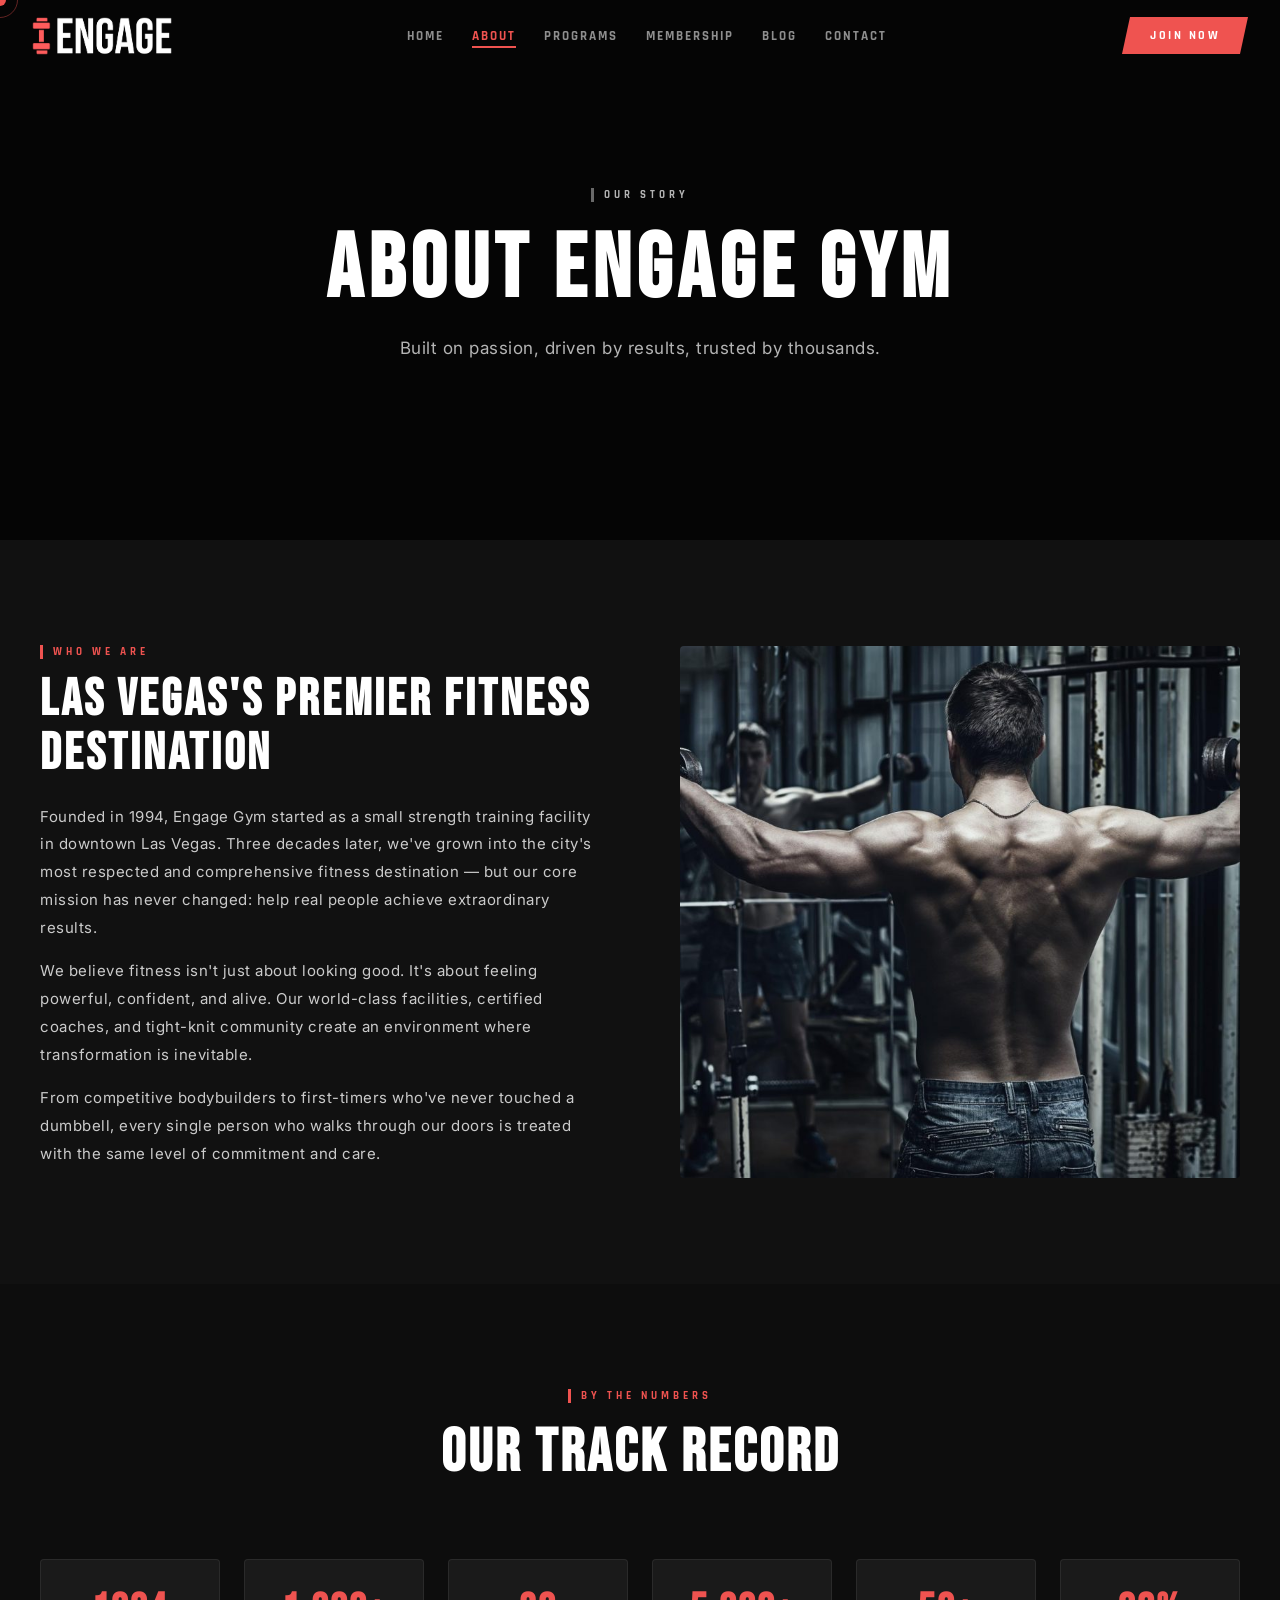
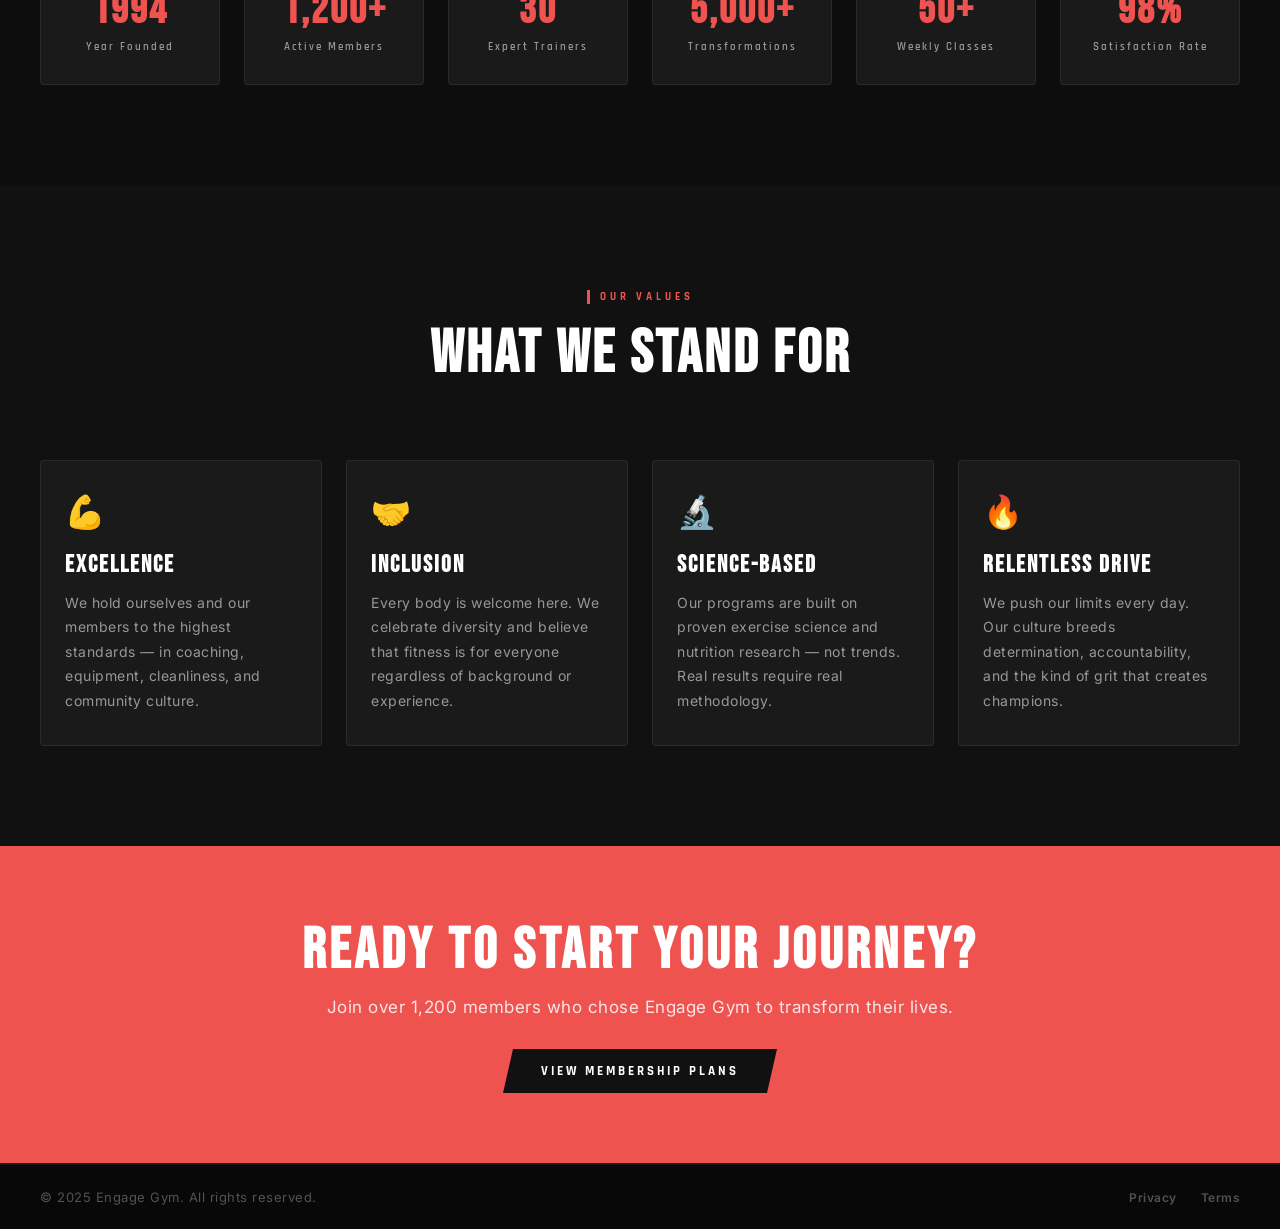
<file: html/about.html>
<!doctype html>
<html lang="en">
  <head>
    <meta charset="UTF-8" />
    <link rel="stylesheet" href="../css/style.css" />
    <link rel="stylesheet" href="../css/pages.css" />
    <link
      href="https://fonts.googleapis.com/css2?family=Bebas+Neue&family=Rajdhani:wght@400;500;600;700&family=Inter:wght@300;400;500&display=swap"
      rel="stylesheet"
    />
    <meta name="viewport" content="width=device-width, initial-scale=1.0" />
    <title>About — Engage Gym</title>
  </head>
  <body>
    <nav class="navbar scrolled" id="navbar">
      <div class="nav-container">
        <div class="logo">
          <a href="index.html"><img src="../img/gym-light.png" alt="logo" /></a>
        </div>
        <ul class="nav-links" id="navLinks">
          <li><a href="index.html">HOME</a></li>
          <li><a class="active" href="about.html">ABOUT</a></li>
          <li><a href="programs.html">PROGRAMS</a></li>
          <li><a href="member.html">MEMBERSHIP</a></li>
          <li><a href="blog.html">BLOG</a></li>
          <li><a href="index.html#contact">CONTACT</a></li>
        </ul>
        <button class="join-btn" onclick="window.location.href = 'member.html'">
          JOIN NOW
        </button>
        <div class="hamburger" id="hamburger">
          <span></span><span></span><span></span>
        </div>
      </div>
    </nav>

    <div
      class="page-hero"
      style="
        background-image: url(&quot;https://images.unsplash.com/photo-1534438327276-14e5300c3a48?w=1600&q=80&quot;);
      "
    >
      <div class="page-hero-overlay"></div>
      <div class="page-hero-content">
        <span class="section-tag light">OUR STORY</span>
        <h1>About Engage Gym</h1>
        <p>Built on passion, driven by results, trusted by thousands.</p>
      </div>
    </div>

    <section class="page-section">
      <div class="page-inner two-col">
        <div class="col reveal-left">
          <span class="section-tag">WHO WE ARE</span>
          <h2>Las Vegas's Premier Fitness Destination</h2>
          <p>
            Founded in 1994, Engage Gym started as a small strength training
            facility in downtown Las Vegas. Three decades later, we've grown
            into the city's most respected and comprehensive fitness destination
            — but our core mission has never changed: help real people achieve
            extraordinary results.
          </p>
          <p>
            We believe fitness isn't just about looking good. It's about feeling
            powerful, confident, and alive. Our world-class facilities,
            certified coaches, and tight-knit community create an environment
            where transformation is inevitable.
          </p>
          <p>
            From competitive bodybuilders to first-timers who've never touched a
            dumbbell, every single person who walks through our doors is treated
            with the same level of commitment and care.
          </p>
        </div>
        <div class="col reveal-right">
          <img
            src="../img/shutterstock_274434071-800x760.jpg"
            alt="Gym interior"
            style="width: 100%; border-radius: 4px; display: block"
          />
        </div>
      </div>
    </section>

    <section class="page-section dark">
      <div class="page-inner">
        <div class="section-header reveal-up">
          <span class="section-tag">BY THE NUMBERS</span>
          <h2>Our Track Record</h2>
        </div>
        <div class="milestone-grid">
          <div class="milestone reveal-up" style="--d: 0s">
            <span>1994</span>
            <p>Year Founded</p>
          </div>
          <div class="milestone reveal-up" style="--d: 0.1s">
            <span>1,200+</span>
            <p>Active Members</p>
          </div>
          <div class="milestone reveal-up" style="--d: 0.2s">
            <span>30</span>
            <p>Expert Trainers</p>
          </div>
          <div class="milestone reveal-up" style="--d: 0.3s">
            <span>5,000+</span>
            <p>Transformations</p>
          </div>
          <div class="milestone reveal-up" style="--d: 0.4s">
            <span>50+</span>
            <p>Weekly Classes</p>
          </div>
          <div class="milestone reveal-up" style="--d: 0.5s">
            <span>98%</span>
            <p>Satisfaction Rate</p>
          </div>
        </div>
      </div>
    </section>

    <section class="page-section">
      <div class="page-inner">
        <div class="section-header reveal-up">
          <span class="section-tag">OUR VALUES</span>
          <h2>What We Stand For</h2>
        </div>
        <div class="values-grid">
          <div class="value-card reveal-up" style="--d: 0s">
            <div class="value-icon">💪</div>
            <h3>Excellence</h3>
            <p>
              We hold ourselves and our members to the highest standards — in
              coaching, equipment, cleanliness, and community culture.
            </p>
          </div>
          <div class="value-card reveal-up" style="--d: 0.15s">
            <div class="value-icon">🤝</div>
            <h3>Inclusion</h3>
            <p>
              Every body is welcome here. We celebrate diversity and believe
              that fitness is for everyone regardless of background or
              experience.
            </p>
          </div>
          <div class="value-card reveal-up" style="--d: 0.3s">
            <div class="value-icon">🔬</div>
            <h3>Science-Based</h3>
            <p>
              Our programs are built on proven exercise science and nutrition
              research — not trends. Real results require real methodology.
            </p>
          </div>
          <div class="value-card reveal-up" style="--d: 0.45s">
            <div class="value-icon">🔥</div>
            <h3>Relentless Drive</h3>
            <p>
              We push our limits every day. Our culture breeds determination,
              accountability, and the kind of grit that creates champions.
            </p>
          </div>
        </div>
      </div>
    </section>

    <div class="cta-banner">
      <div class="cta-banner-inner">
        <h2>Ready to Start Your Journey?</h2>
        <p>
          Join over 1,200 members who chose Engage Gym to transform their lives.
        </p>
        <button
          class="btn-primary"
          onclick="window.location.href = 'member.html'"
        >
          VIEW MEMBERSHIP PLANS
        </button>
      </div>
    </div>

    <footer class="footer">
      <div
        class="footer-bottom"
        style="
          max-width: 100%;
          padding: 24px 40px;
          border-top: 1px solid rgba(255, 255, 255, 0.06);
        "
      >
        <p>© 2025 Engage Gym. All rights reserved.</p>
        <div class="footer-legal">
          <a href="#">Privacy</a><a href="#">Terms</a>
        </div>
      </div>
    </footer>

    <div
      class="back-to-top"
      id="backToTop"
      onclick="window.scrollTo({ top: 0, behavior: 'smooth' })"
    >
      ↑
    </div>
    <script src="../js/main.js"></script>
  </body>
</html>
</file>
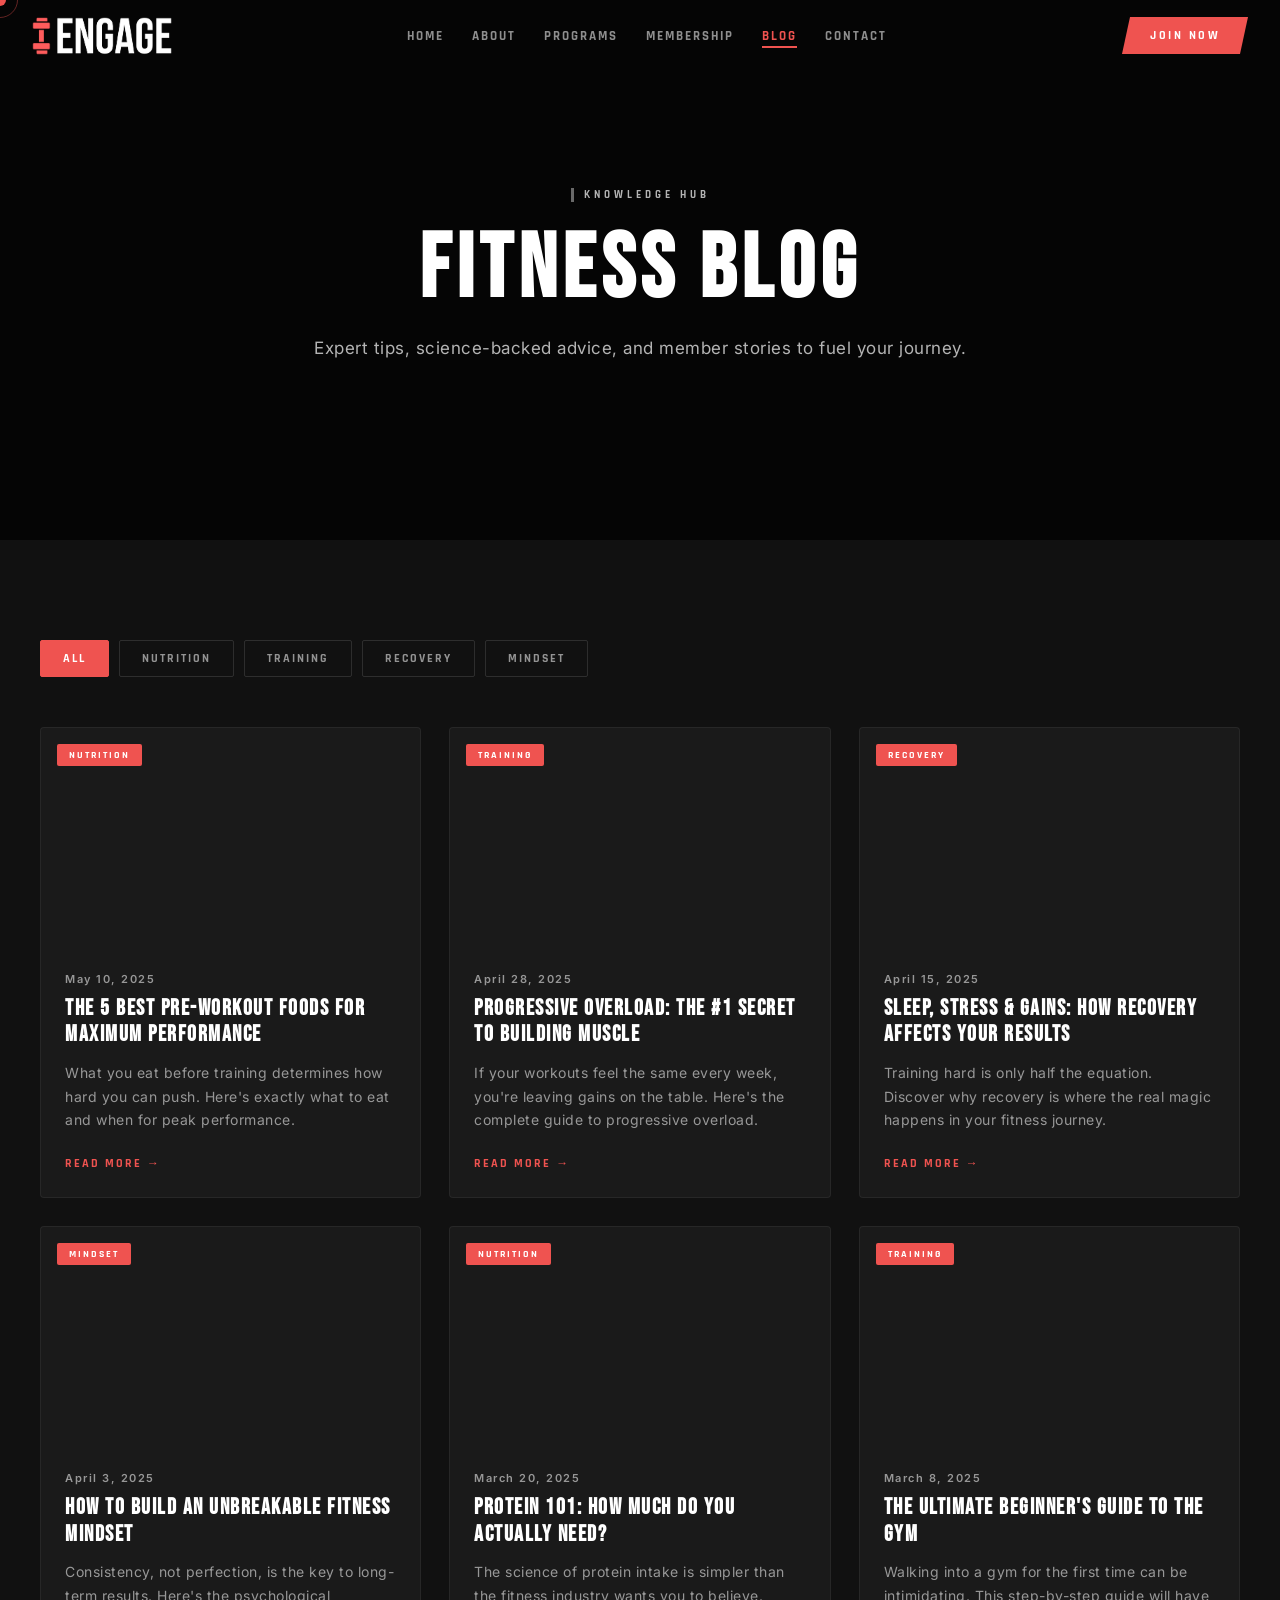
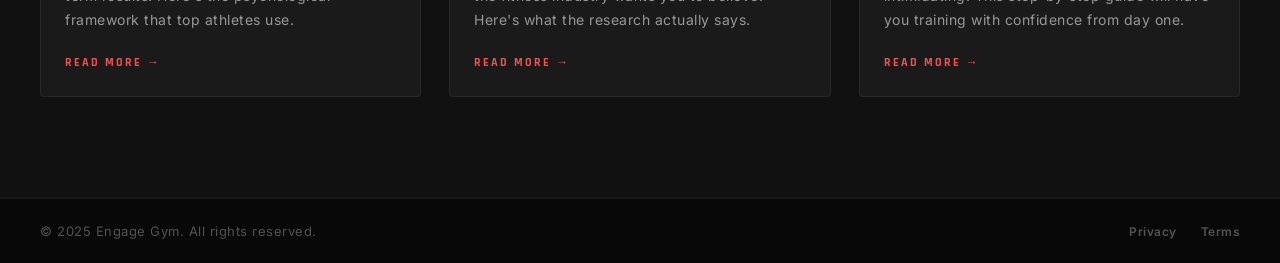
<file: html/blog.html>
<!doctype html>
<html lang="en">
  <head>
    <meta charset="UTF-8" />
    <link rel="stylesheet" href="../css/style.css" />
    <link rel="stylesheet" href="../css/pages.css" />
    <link
      href="https://fonts.googleapis.com/css2?family=Bebas+Neue&family=Rajdhani:wght@400;500;600;700&family=Inter:wght@300;400;500&display=swap"
      rel="stylesheet"
    />
    <meta name="viewport" content="width=device-width, initial-scale=1.0" />
    <title>Blog — Engage Gym</title>
  </head>
  <body>
    <nav class="navbar scrolled" id="navbar">
      <div class="nav-container">
        <div class="logo">
          <a href="index.html"><img src="../img/gym-light.png" alt="logo" /></a>
        </div>
        <ul class="nav-links" id="navLinks">
          <li><a href="index.html">HOME</a></li>
          <li><a href="about.html">ABOUT</a></li>
          <li><a href="programs.html">PROGRAMS</a></li>
          <li><a href="member.html">MEMBERSHIP</a></li>
          <li><a class="active" href="blog.html">BLOG</a></li>
          <li><a href="index.html#contact">CONTACT</a></li>
        </ul>
        <button class="join-btn" onclick="window.location.href = 'member.html'">
          JOIN NOW
        </button>
        <div class="hamburger" id="hamburger">
          <span></span><span></span><span></span>
        </div>
      </div>
    </nav>

    <div
      class="page-hero"
      style="
        background-image: url(&quot;https://images.unsplash.com/photo-1517836357463-d25dfeac3438?w=1600&q=80&quot;);
      "
    >
      <div class="page-hero-overlay"></div>
      <div class="page-hero-content">
        <span class="section-tag light">KNOWLEDGE HUB</span>
        <h1>Fitness Blog</h1>
        <p>
          Expert tips, science-backed advice, and member stories to fuel your
          journey.
        </p>
      </div>
    </div>

    <section class="page-section">
      <div class="page-inner">
        <div class="blog-filters reveal-up">
          <button class="filter-btn active" onclick="filterBlog('all', this)">
            ALL
          </button>
          <button class="filter-btn" onclick="filterBlog('nutrition', this)">
            NUTRITION
          </button>
          <button class="filter-btn" onclick="filterBlog('training', this)">
            TRAINING
          </button>
          <button class="filter-btn" onclick="filterBlog('recovery', this)">
            RECOVERY
          </button>
          <button class="filter-btn" onclick="filterBlog('mindset', this)">
            MINDSET
          </button>
        </div>

        <div class="blog-grid" id="blogGrid">
          <div class="blog-card reveal-up" style="--d: 0s" data-cat="nutrition">
            <div
              class="blog-img"
              style="
                background-image: url(&quot;https://images.unsplash.com/photo-1517836357463-d25dfeac3438?w=600&q=80&quot;);
              "
            >
              <span class="blog-tag">NUTRITION</span>
            </div>
            <div class="blog-content">
              <span class="blog-date">May 10, 2025</span>
              <h3>The 5 Best Pre-Workout Foods for Maximum Performance</h3>
              <p>
                What you eat before training determines how hard you can push.
                Here's exactly what to eat and when for peak performance.
              </p>
              <a href="#" class="blog-read">READ MORE →</a>
            </div>
          </div>
          <div
            class="blog-card reveal-up"
            style="--d: 0.1s"
            data-cat="training"
          >
            <div
              class="blog-img"
              style="
                background-image: url(&quot;https://images.unsplash.com/photo-1549060279-7e168fcee0c2?w=600&q=80&quot;);
              "
            >
              <span class="blog-tag">TRAINING</span>
            </div>
            <div class="blog-content">
              <span class="blog-date">April 28, 2025</span>
              <h3>Progressive Overload: The #1 Secret to Building Muscle</h3>
              <p>
                If your workouts feel the same every week, you're leaving gains
                on the table. Here's the complete guide to progressive overload.
              </p>
              <a href="#" class="blog-read">READ MORE →</a>
            </div>
          </div>
          <div
            class="blog-card reveal-up"
            style="--d: 0.2s"
            data-cat="recovery"
          >
            <div
              class="blog-img"
              style="
                background-image: url(&quot;https://images.unsplash.com/photo-1518611012118-696072aa579a?w=600&q=80&quot;);
              "
            >
              <span class="blog-tag">RECOVERY</span>
            </div>
            <div class="blog-content">
              <span class="blog-date">April 15, 2025</span>
              <h3>Sleep, Stress & Gains: How Recovery Affects Your Results</h3>
              <p>
                Training hard is only half the equation. Discover why recovery
                is where the real magic happens in your fitness journey.
              </p>
              <a href="#" class="blog-read">READ MORE →</a>
            </div>
          </div>
          <div class="blog-card reveal-up" style="--d: 0.3s" data-cat="mindset">
            <div
              class="blog-img"
              style="
                background-image: url(&quot;https://images.unsplash.com/photo-1534438327276-14e5300c3a48?w=600&q=80&quot;);
              "
            >
              <span class="blog-tag">MINDSET</span>
            </div>
            <div class="blog-content">
              <span class="blog-date">April 3, 2025</span>
              <h3>How to Build an Unbreakable Fitness Mindset</h3>
              <p>
                Consistency, not perfection, is the key to long-term results.
                Here's the psychological framework that top athletes use.
              </p>
              <a href="#" class="blog-read">READ MORE →</a>
            </div>
          </div>
          <div
            class="blog-card reveal-up"
            style="--d: 0.4s"
            data-cat="nutrition"
          >
            <div
              class="blog-img"
              style="
                background-image: url(&quot;https://images.unsplash.com/photo-1583454110551-21f2fa2afe61?w=600&q=80&quot;);
              "
            >
              <span class="blog-tag">NUTRITION</span>
            </div>
            <div class="blog-content">
              <span class="blog-date">March 20, 2025</span>
              <h3>Protein 101: How Much Do You Actually Need?</h3>
              <p>
                The science of protein intake is simpler than the fitness
                industry wants you to believe. Here's what the research actually
                says.
              </p>
              <a href="#" class="blog-read">READ MORE →</a>
            </div>
          </div>
          <div
            class="blog-card reveal-up"
            style="--d: 0.5s"
            data-cat="training"
          >
            <div
              class="blog-img"
              style="
                background-image: url(&quot;https://images.unsplash.com/photo-1571731956672-f2b94d7dd0cb?w=600&q=80&quot;);
              "
            >
              <span class="blog-tag">TRAINING</span>
            </div>
            <div class="blog-content">
              <span class="blog-date">March 8, 2025</span>
              <h3>The Ultimate Beginner's Guide to the Gym</h3>
              <p>
                Walking into a gym for the first time can be intimidating. This
                step-by-step guide will have you training with confidence from
                day one.
              </p>
              <a href="#" class="blog-read">READ MORE →</a>
            </div>
          </div>
        </div>
      </div>
    </section>

    <footer class="footer">
      <div
        class="footer-bottom"
        style="
          max-width: 100%;
          padding: 24px 40px;
          border-top: 1px solid rgba(255, 255, 255, 0.06);
        "
      >
        <p>© 2025 Engage Gym. All rights reserved.</p>
        <div class="footer-legal">
          <a href="#">Privacy</a><a href="#">Terms</a>
        </div>
      </div>
    </footer>

    <div
      class="back-to-top"
      id="backToTop"
      onclick="window.scrollTo({ top: 0, behavior: 'smooth' })"
    >
      ↑
    </div>
    <script src="../js/main.js"></script>
    <script>
      window.filterBlog = function (cat, btn) {
        document
          .querySelectorAll(".filter-btn")
          .forEach((b) => b.classList.remove("active"));
        btn.classList.add("active");
        document.querySelectorAll("#blogGrid .blog-card").forEach((card) => {
          const match = cat === "all" || card.dataset.cat === cat;
          card.style.opacity = match ? "1" : "0.2";
          card.style.pointerEvents = match ? "auto" : "none";
          card.style.transform = match ? "none" : "scale(0.95)";
          card.style.transition = "opacity .4s ease, transform .4s ease";
        });
      };
    </script>
  </body>
</html>
</file>
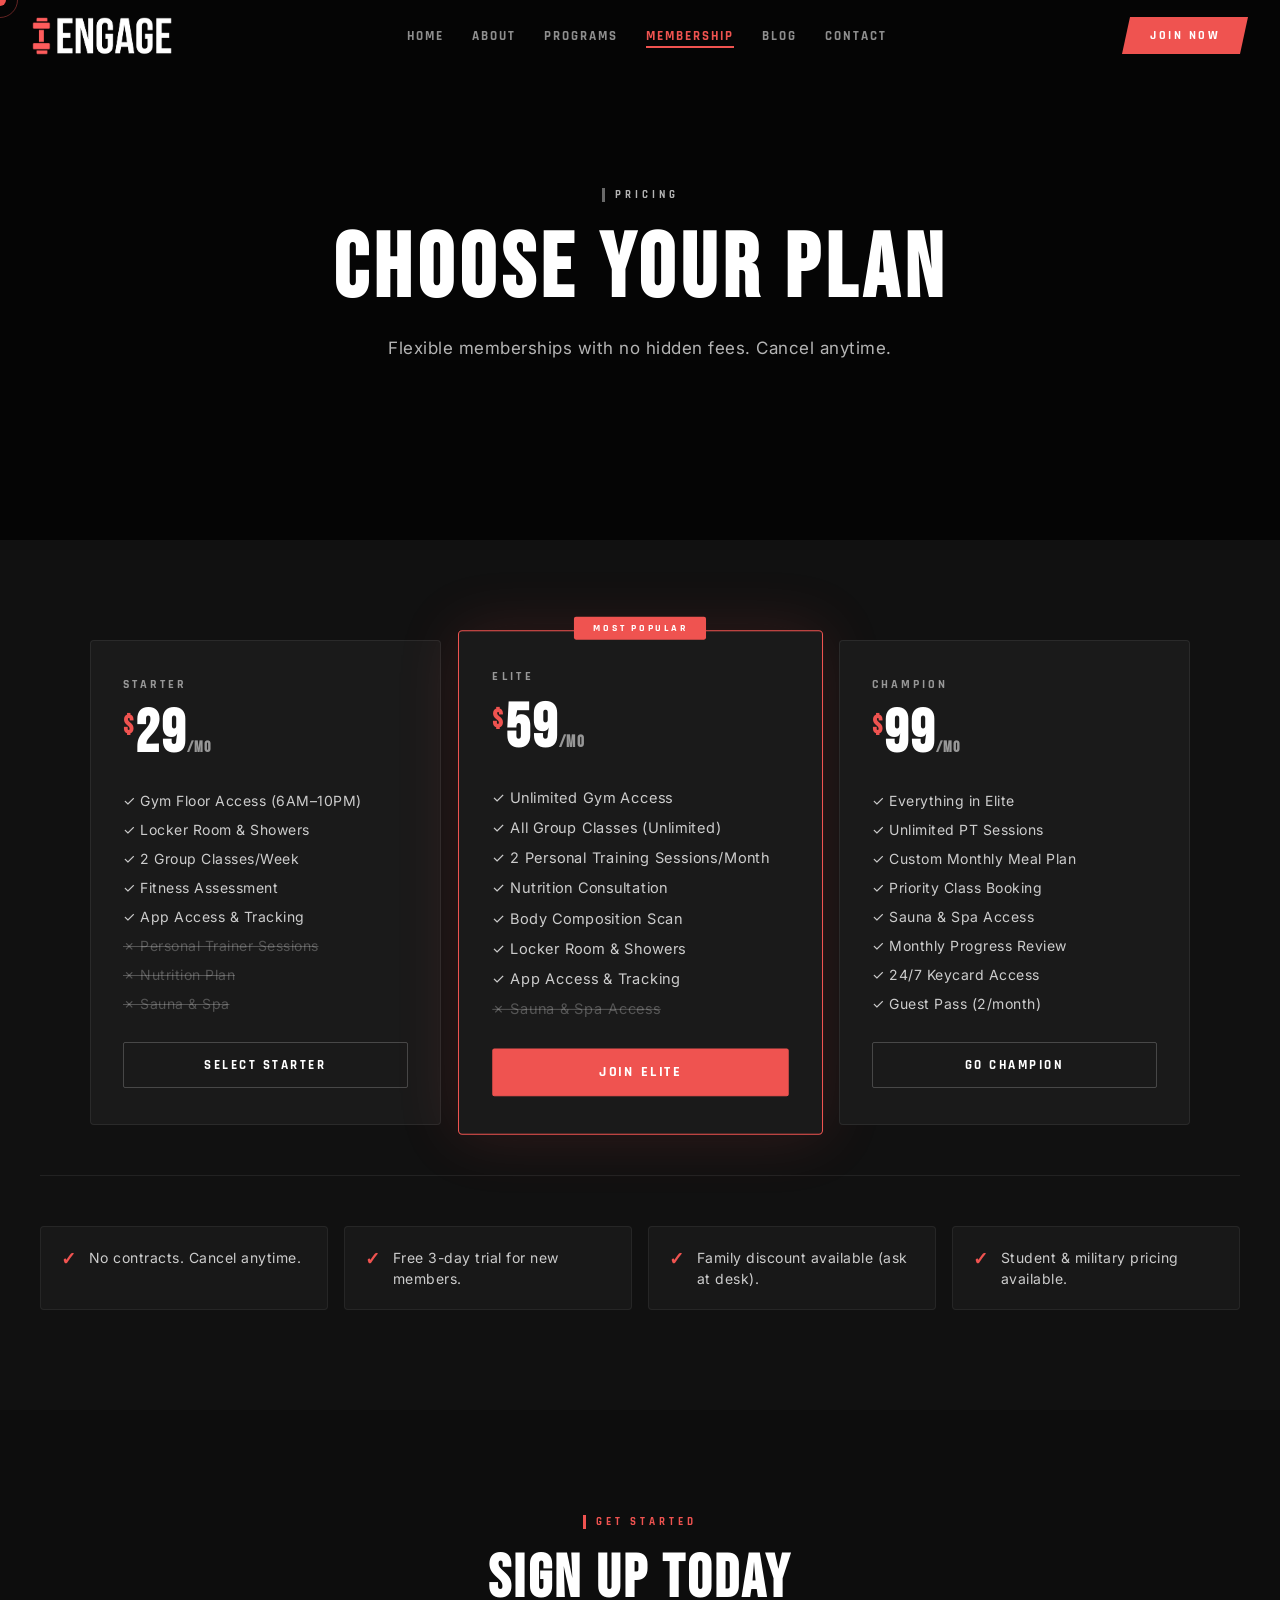
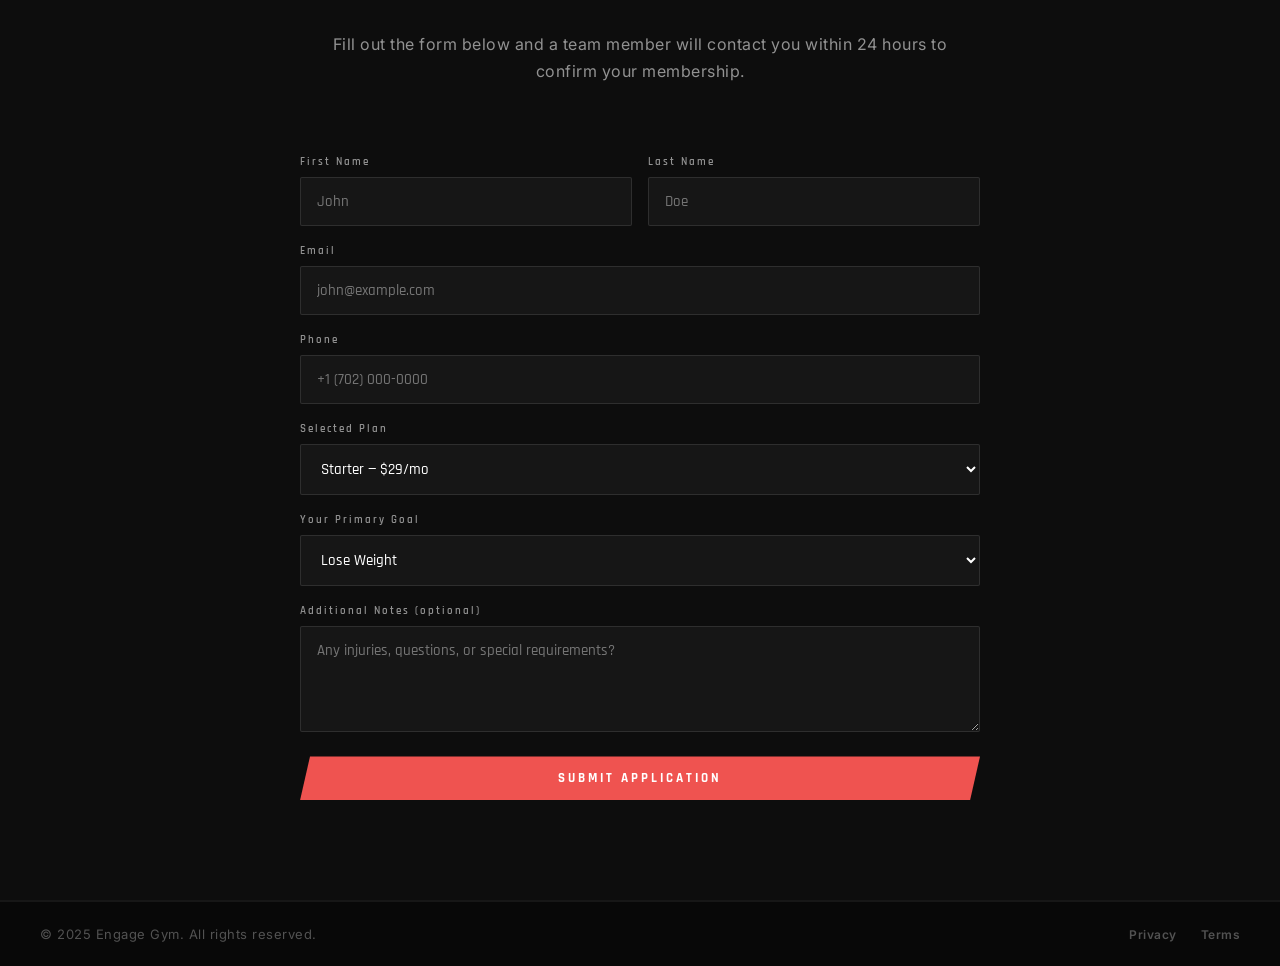
<file: html/member.html>
<!doctype html>
<html lang="en">
  <head>
    <meta charset="UTF-8" />
    <link rel="stylesheet" href="../css/style.css" />
    <link rel="stylesheet" href="../css/pages.css" />
    <link
      href="https://fonts.googleapis.com/css2?family=Bebas+Neue&family=Rajdhani:wght@400;500;600;700&family=Inter:wght@300;400;500&display=swap"
      rel="stylesheet"
    />
    <meta name="viewport" content="width=device-width, initial-scale=1.0" />
    <title>Membership — Engage Gym</title>
  </head>
  <body>
    <nav class="navbar scrolled" id="navbar">
      <div class="nav-container">
        <div class="logo">
          <a href="index.html"><img src="../img/gym-light.png" alt="logo" /></a>
        </div>
        <ul class="nav-links" id="navLinks">
          <li><a href="index.html">HOME</a></li>
          <li><a href="about.html">ABOUT</a></li>
          <li><a href="programs.html">PROGRAMS</a></li>
          <li><a class="active" href="member.html">MEMBERSHIP</a></li>
          <li><a href="blog.html">BLOG</a></li>
          <li><a href="index.html#contact">CONTACT</a></li>
        </ul>
        <button
          class="join-btn"
          onclick="
            document
              .getElementById('signupForm')
              .scrollIntoView({ behavior: 'smooth' })
          "
        >
          JOIN NOW
        </button>
        <div class="hamburger" id="hamburger">
          <span></span><span></span><span></span>
        </div>
      </div>
    </nav>

    <div
      class="page-hero"
      style="
        background-image: url(&quot;https://images.unsplash.com/photo-1517836357463-d25dfeac3438?w=1600&q=80&quot;);
      "
    >
      <div class="page-hero-overlay"></div>
      <div class="page-hero-content">
        <span class="section-tag light">PRICING</span>
        <h1>Choose Your Plan</h1>
        <p>Flexible memberships with no hidden fees. Cancel anytime.</p>
      </div>
    </div>

    <section class="page-section">
      <div class="page-inner">
        <div class="plans-grid reveal-up">
          <div class="plan-card">
            <div class="plan-header">
              <span class="plan-name">STARTER</span>
              <div class="plan-price">
                <span class="currency">$</span>29<span class="period">/mo</span>
              </div>
            </div>
            <ul class="plan-features">
              <li>✓ Gym Floor Access (6AM–10PM)</li>
              <li>✓ Locker Room & Showers</li>
              <li>✓ 2 Group Classes/Week</li>
              <li>✓ Fitness Assessment</li>
              <li>✓ App Access & Tracking</li>
              <li class="inactive">✗ Personal Trainer Sessions</li>
              <li class="inactive">✗ Nutrition Plan</li>
              <li class="inactive">✗ Sauna & Spa</li>
            </ul>
            <button class="plan-btn" onclick="selectPlan('Starter - $29/mo')">
              SELECT STARTER
            </button>
          </div>
          <div class="plan-card featured">
            <div class="plan-badge">MOST POPULAR</div>
            <div class="plan-header">
              <span class="plan-name">ELITE</span>
              <div class="plan-price">
                <span class="currency">$</span>59<span class="period">/mo</span>
              </div>
            </div>
            <ul class="plan-features">
              <li>✓ Unlimited Gym Access</li>
              <li>✓ All Group Classes (Unlimited)</li>
              <li>✓ 2 Personal Training Sessions/Month</li>
              <li>✓ Nutrition Consultation</li>
              <li>✓ Body Composition Scan</li>
              <li>✓ Locker Room & Showers</li>
              <li>✓ App Access & Tracking</li>
              <li class="inactive">✗ Sauna & Spa Access</li>
            </ul>
            <button
              class="plan-btn featured-btn"
              onclick="selectPlan('Elite - $59/mo')"
            >
              JOIN ELITE
            </button>
          </div>
          <div class="plan-card">
            <div class="plan-header">
              <span class="plan-name">CHAMPION</span>
              <div class="plan-price">
                <span class="currency">$</span>99<span class="period">/mo</span>
              </div>
            </div>
            <ul class="plan-features">
              <li>✓ Everything in Elite</li>
              <li>✓ Unlimited PT Sessions</li>
              <li>✓ Custom Monthly Meal Plan</li>
              <li>✓ Priority Class Booking</li>
              <li>✓ Sauna & Spa Access</li>
              <li>✓ Monthly Progress Review</li>
              <li>✓ 24/7 Keycard Access</li>
              <li>✓ Guest Pass (2/month)</li>
            </ul>
            <button class="plan-btn" onclick="selectPlan('Champion - $99/mo')">
              GO CHAMPION
            </button>
          </div>
        </div>

        <div class="perks-strip reveal-up">
          <div class="perk">
            <span>✓</span>
            <p>No contracts. Cancel anytime.</p>
          </div>
          <div class="perk">
            <span>✓</span>
            <p>Free 3-day trial for new members.</p>
          </div>
          <div class="perk">
            <span>✓</span>
            <p>Family discount available (ask at desk).</p>
          </div>
          <div class="perk">
            <span>✓</span>
            <p>Student & military pricing available.</p>
          </div>
        </div>
      </div>
    </section>

    <section class="page-section dark" id="signupForm">
      <div class="page-inner" style="max-width: 680px">
        <div class="section-header reveal-up">
          <span class="section-tag">GET STARTED</span>
          <h2>Sign Up Today</h2>
          <p>
            Fill out the form below and a team member will contact you within 24
            hours to confirm your membership.
          </p>
        </div>
        <form class="contact-form reveal-up" onsubmit="submitSignup(event)">
          <div class="form-row">
            <div class="form-group">
              <label>First Name</label>
              <input type="text" id="signupFirst" placeholder="John" required />
            </div>
            <div class="form-group">
              <label>Last Name</label>
              <input type="text" placeholder="Doe" required />
            </div>
          </div>
          <div class="form-group">
            <label>Email</label>
            <input type="email" placeholder="john@example.com" required />
          </div>
          <div class="form-group">
            <label>Phone</label>
            <input type="tel" placeholder="+1 (702) 000-0000" />
          </div>
          <div class="form-group">
            <label>Selected Plan</label>
            <select id="planSelect">
              <option value="Starter - $29/mo">Starter — $29/mo</option>
              <option value="Elite - $59/mo">Elite — $59/mo</option>
              <option value="Champion - $99/mo">Champion — $99/mo</option>
            </select>
          </div>
          <div class="form-group">
            <label>Your Primary Goal</label>
            <select>
              <option>Lose Weight</option>
              <option>Build Muscle</option>
              <option>Improve Fitness</option>
              <option>Athletic Performance</option>
              <option>General Health</option>
            </select>
          </div>
          <div class="form-group">
            <label>Additional Notes (optional)</label>
            <textarea
              rows="4"
              placeholder="Any injuries, questions, or special requirements?"
            ></textarea>
          </div>
          <button type="submit" class="btn-primary" style="width: 100%">
            SUBMIT APPLICATION
          </button>
          <div class="form-success hidden" id="signupSuccess">
            🎉 Application received! We'll be in touch within 24 hours to get
            you started.
          </div>
        </form>
      </div>
    </section>

    <footer class="footer">
      <div
        class="footer-bottom"
        style="
          max-width: 100%;
          padding: 24px 40px;
          border-top: 1px solid rgba(255, 255, 255, 0.06);
        "
      >
        <p>© 2025 Engage Gym. All rights reserved.</p>
        <div class="footer-legal">
          <a href="#">Privacy</a><a href="#">Terms</a>
        </div>
      </div>
    </footer>

    <div
      class="back-to-top"
      id="backToTop"
      onclick="window.scrollTo({ top: 0, behavior: 'smooth' })"
    >
      ↑
    </div>
    <script src="../js/main.js"></script>
    <script>
      window.selectPlan = function (plan) {
        document.getElementById("planSelect").value = plan;
        document
          .getElementById("signupForm")
          .scrollIntoView({ behavior: "smooth" });
      };
      window.submitSignup = function (e) {
        e.preventDefault();
        const btn = e.target.querySelector("button[type=submit]");
        btn.textContent = "SUBMITTING...";
        btn.disabled = true;
        setTimeout(() => {
          document.getElementById("signupSuccess").classList.remove("hidden");
          btn.textContent = "SUBMIT APPLICATION";
          btn.disabled = false;
          e.target.reset();
          document
            .getElementById("signupSuccess")
            .scrollIntoView({ behavior: "smooth" });
        }, 1200);
      };
    </script>
  </body>
</html>
</file>
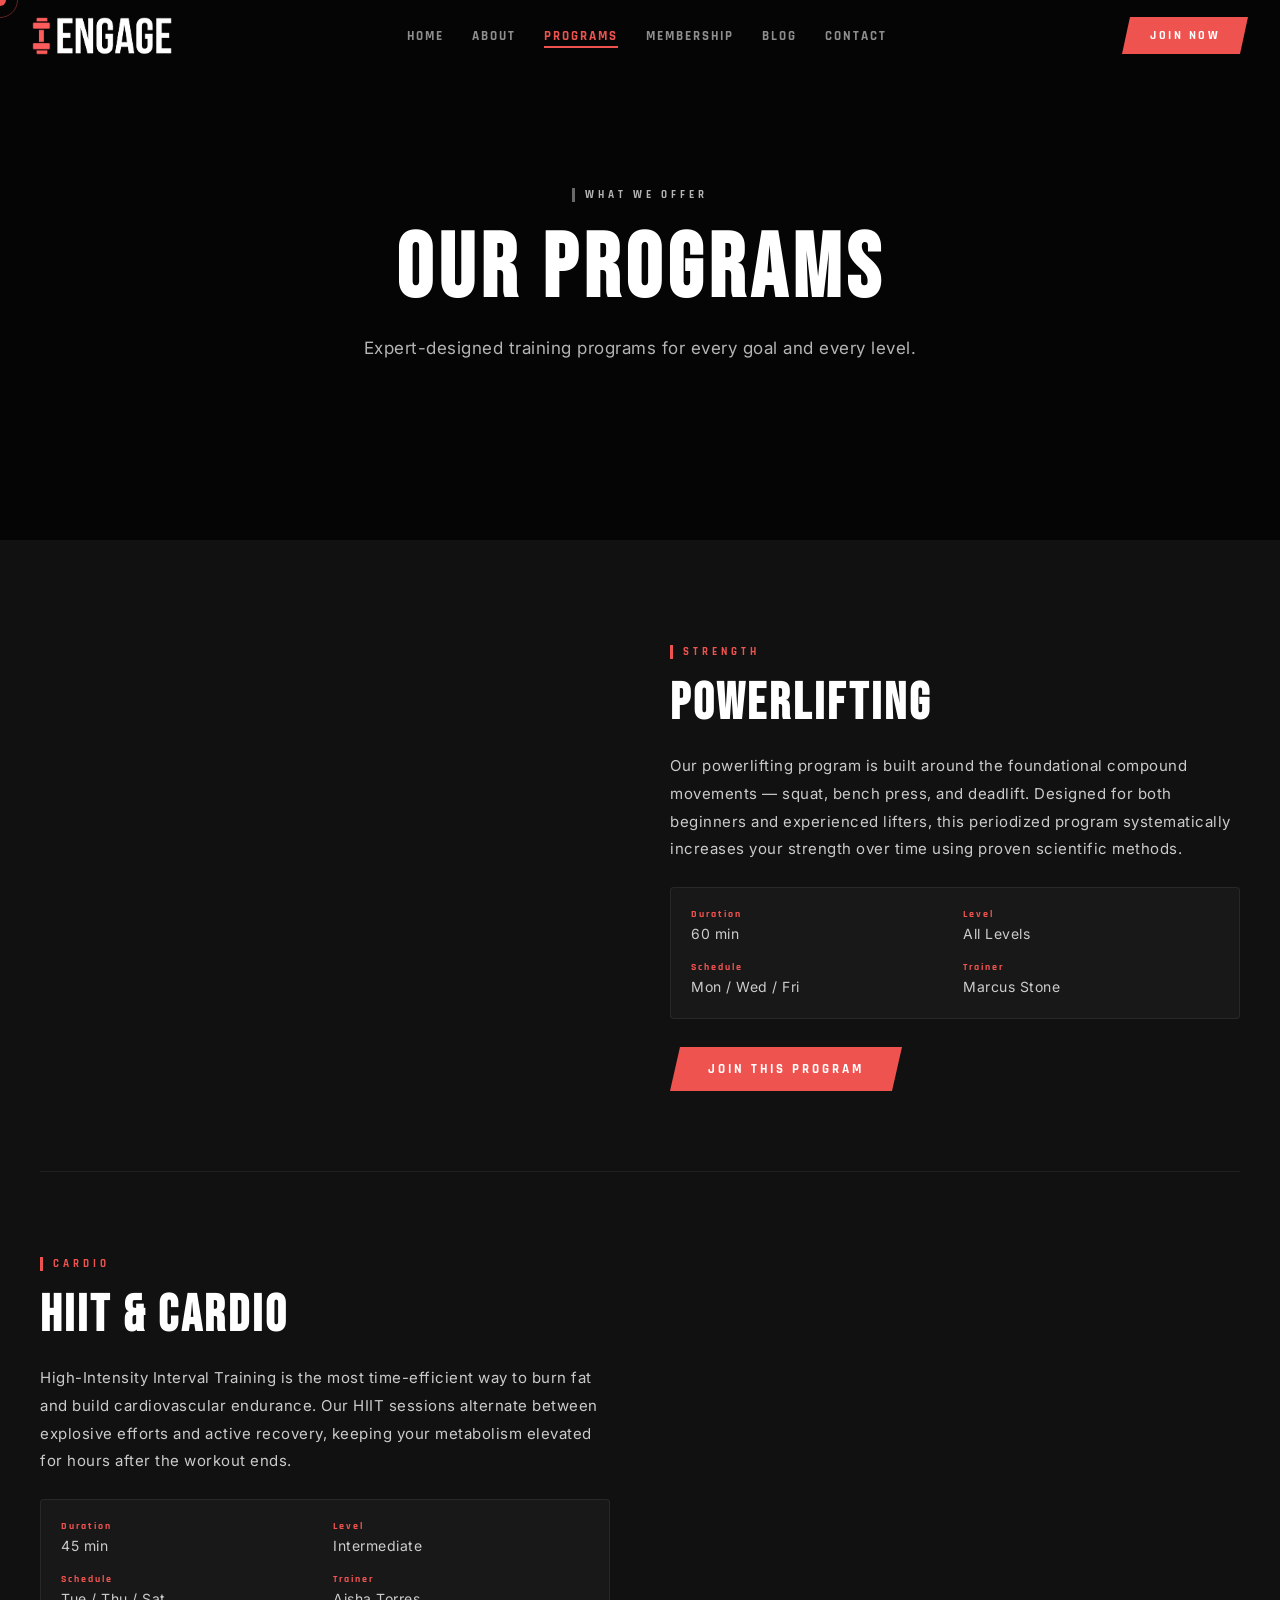
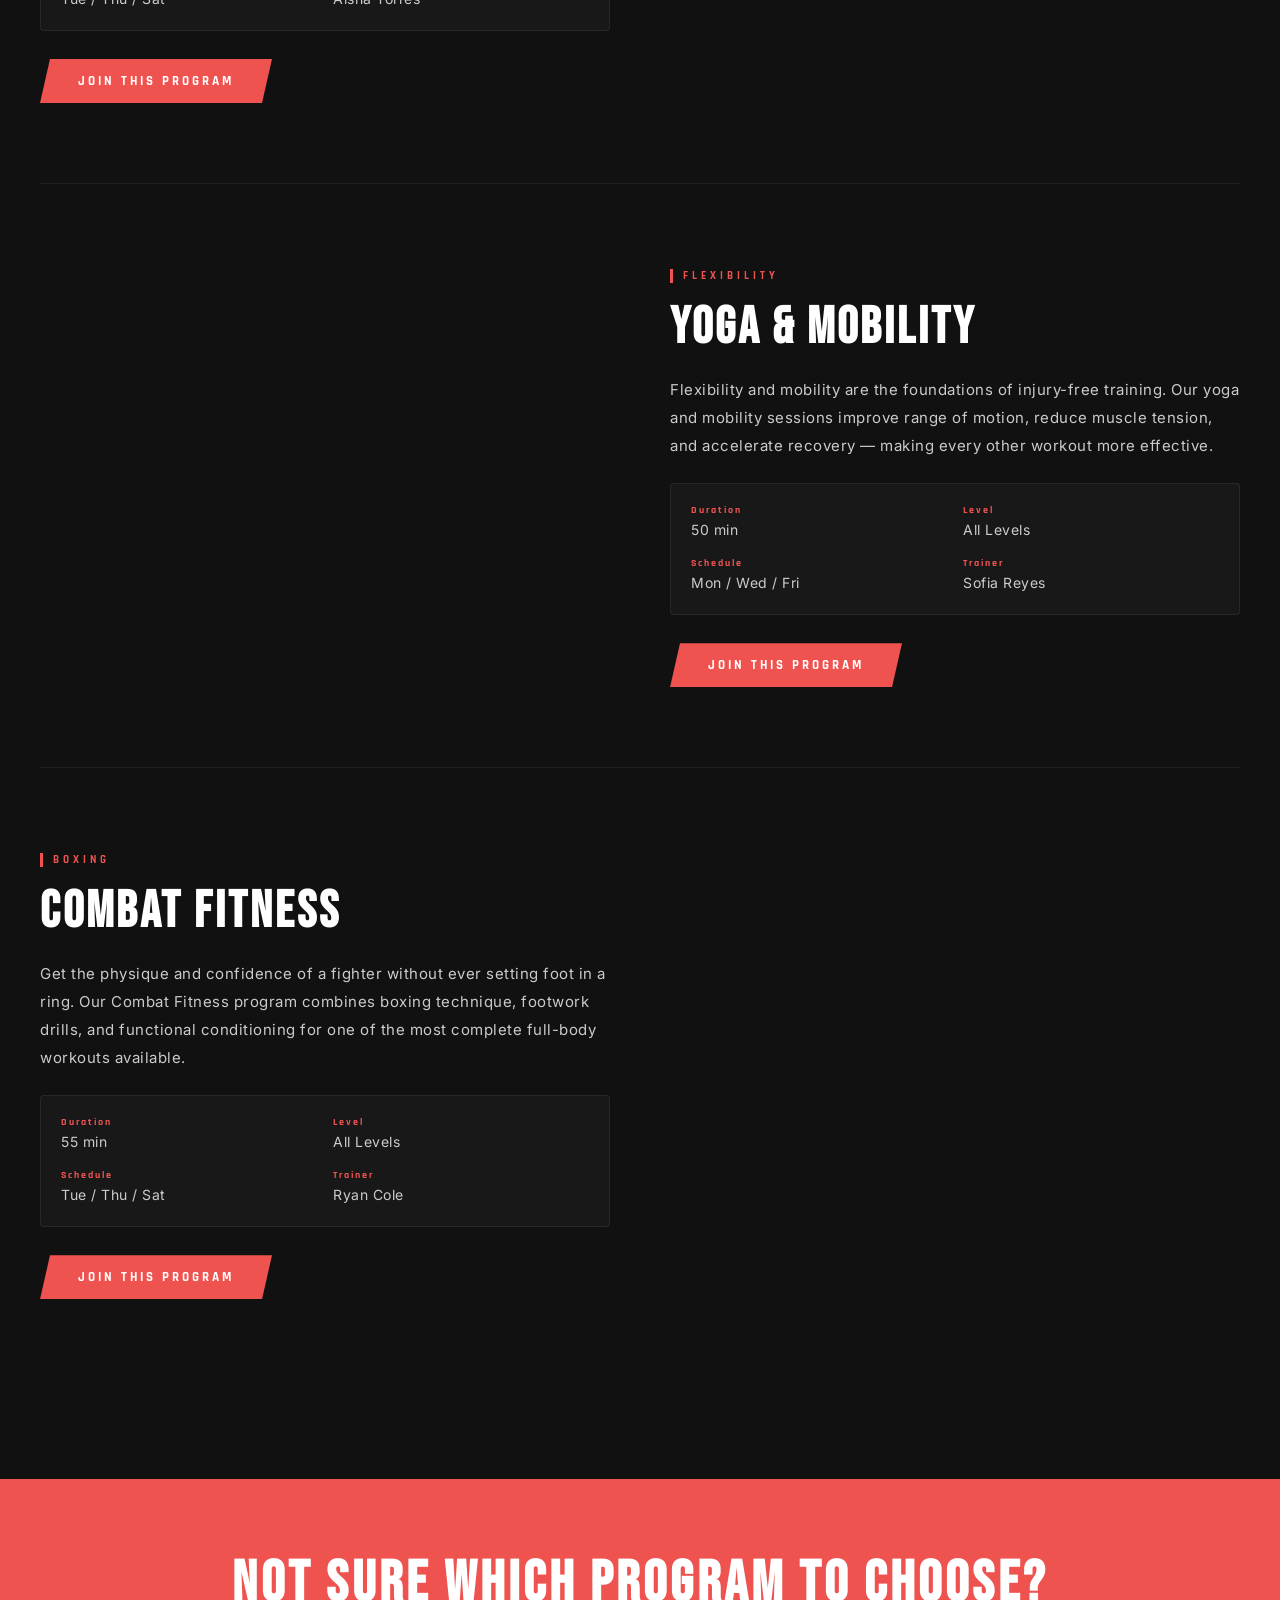
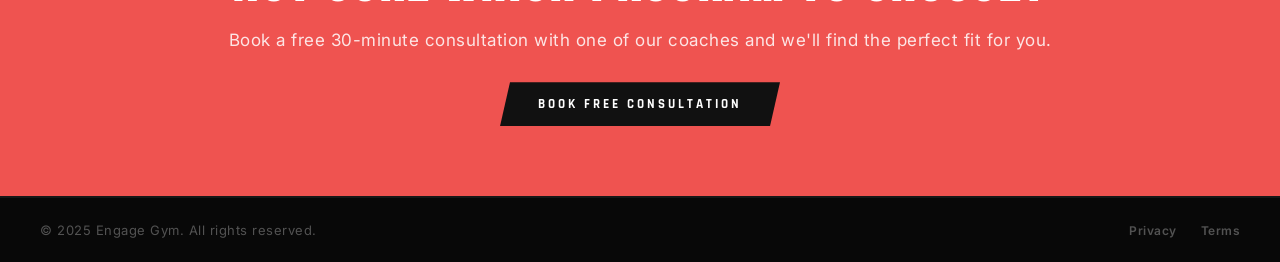
<file: html/programs.html>
<!doctype html>
<html lang="en">
  <head>
    <meta charset="UTF-8" />
    <link rel="stylesheet" href="../css/style.css" />
    <link rel="stylesheet" href="../css/pages.css" />
    <link
      href="https://fonts.googleapis.com/css2?family=Bebas+Neue&family=Rajdhani:wght@400;500;600;700&family=Inter:wght@300;400;500&display=swap"
      rel="stylesheet"
    />
    <meta name="viewport" content="width=device-width, initial-scale=1.0" />
    <title>Programs — Engage Gym</title>
  </head>
  <body>
    <nav class="navbar scrolled" id="navbar">
      <div class="nav-container">
        <div class="logo">
          <a href="index.html"><img src="../img/gym-light.png" alt="logo" /></a>
        </div>
        <ul class="nav-links" id="navLinks">
          <li><a href="index.html">HOME</a></li>
          <li><a href="about.html">ABOUT</a></li>
          <li><a class="active" href="programs.html">PROGRAMS</a></li>
          <li><a href="member.html">MEMBERSHIP</a></li>
          <li><a href="blog.html">BLOG</a></li>
          <li><a href="index.html#contact">CONTACT</a></li>
        </ul>
        <button class="join-btn" onclick="window.location.href = 'member.html'">
          JOIN NOW
        </button>
        <div class="hamburger" id="hamburger">
          <span></span><span></span><span></span>
        </div>
      </div>
    </nav>

    <div
      class="page-hero"
      style="
        background-image: url(&quot;https://images.unsplash.com/photo-1571019613454-1cb2f99b2d8b?w=1600&q=80&quot;);
      "
    >
      <div class="page-hero-overlay"></div>
      <div class="page-hero-content">
        <span class="section-tag light">WHAT WE OFFER</span>
        <h1>Our Programs</h1>
        <p>Expert-designed training programs for every goal and every level.</p>
      </div>
    </div>

    <section class="page-section">
      <div class="page-inner">
        <div class="prog-detail reveal-up">
          <div
            class="prog-detail-img"
            style="
              background-image: url(&quot;https://images.unsplash.com/photo-1534438327276-14e5300c3a48?w=800&q=80&quot;);
            "
          ></div>
          <div class="prog-detail-text">
            <span class="section-tag">STRENGTH</span>
            <h2>Powerlifting</h2>
            <p>
              Our powerlifting program is built around the foundational compound
              movements — squat, bench press, and deadlift. Designed for both
              beginners and experienced lifters, this periodized program
              systematically increases your strength over time using proven
              scientific methods.
            </p>
            <div class="prog-details-grid">
              <div><strong>Duration</strong><span>60 min</span></div>
              <div><strong>Level</strong><span>All Levels</span></div>
              <div><strong>Schedule</strong><span>Mon / Wed / Fri</span></div>
              <div><strong>Trainer</strong><span>Marcus Stone</span></div>
            </div>
            <button
              class="btn-primary"
              onclick="window.location.href = 'member.html'"
            >
              JOIN THIS PROGRAM
            </button>
          </div>
        </div>

        <div class="prog-detail reveal-up reverse">
          <div
            class="prog-detail-img"
            style="
              background-image: url(&quot;https://images.unsplash.com/photo-1571019613454-1cb2f99b2d8b?w=800&q=80&quot;);
            "
          ></div>
          <div class="prog-detail-text">
            <span class="section-tag">CARDIO</span>
            <h2>HIIT & Cardio</h2>
            <p>
              High-Intensity Interval Training is the most time-efficient way to
              burn fat and build cardiovascular endurance. Our HIIT sessions
              alternate between explosive efforts and active recovery, keeping
              your metabolism elevated for hours after the workout ends.
            </p>
            <div class="prog-details-grid">
              <div><strong>Duration</strong><span>45 min</span></div>
              <div><strong>Level</strong><span>Intermediate</span></div>
              <div><strong>Schedule</strong><span>Tue / Thu / Sat</span></div>
              <div><strong>Trainer</strong><span>Aisha Torres</span></div>
            </div>
            <button
              class="btn-primary"
              onclick="window.location.href = 'member.html'"
            >
              JOIN THIS PROGRAM
            </button>
          </div>
        </div>

        <div class="prog-detail reveal-up">
          <div
            class="prog-detail-img"
            style="
              background-image: url(&quot;https://images.unsplash.com/photo-1518611012118-696072aa579a?w=800&q=80&quot;);
            "
          ></div>
          <div class="prog-detail-text">
            <span class="section-tag">FLEXIBILITY</span>
            <h2>Yoga & Mobility</h2>
            <p>
              Flexibility and mobility are the foundations of injury-free
              training. Our yoga and mobility sessions improve range of motion,
              reduce muscle tension, and accelerate recovery — making every
              other workout more effective.
            </p>
            <div class="prog-details-grid">
              <div><strong>Duration</strong><span>50 min</span></div>
              <div><strong>Level</strong><span>All Levels</span></div>
              <div><strong>Schedule</strong><span>Mon / Wed / Fri</span></div>
              <div><strong>Trainer</strong><span>Sofia Reyes</span></div>
            </div>
            <button
              class="btn-primary"
              onclick="window.location.href = 'member.html'"
            >
              JOIN THIS PROGRAM
            </button>
          </div>
        </div>

        <div class="prog-detail reveal-up reverse">
          <div
            class="prog-detail-img"
            style="
              background-image: url(&quot;https://images.unsplash.com/photo-1549060279-7e168fcee0c2?w=800&q=80&quot;);
            "
          ></div>
          <div class="prog-detail-text">
            <span class="section-tag">BOXING</span>
            <h2>Combat Fitness</h2>
            <p>
              Get the physique and confidence of a fighter without ever setting
              foot in a ring. Our Combat Fitness program combines boxing
              technique, footwork drills, and functional conditioning for one of
              the most complete full-body workouts available.
            </p>
            <div class="prog-details-grid">
              <div><strong>Duration</strong><span>55 min</span></div>
              <div><strong>Level</strong><span>All Levels</span></div>
              <div><strong>Schedule</strong><span>Tue / Thu / Sat</span></div>
              <div><strong>Trainer</strong><span>Ryan Cole</span></div>
            </div>
            <button
              class="btn-primary"
              onclick="window.location.href = 'member.html'"
            >
              JOIN THIS PROGRAM
            </button>
          </div>
        </div>
      </div>
    </section>

    <div class="cta-banner">
      <div class="cta-banner-inner">
        <h2>Not Sure Which Program to Choose?</h2>
        <p>
          Book a free 30-minute consultation with one of our coaches and we'll
          find the perfect fit for you.
        </p>
        <button
          class="btn-primary"
          onclick="window.location.href = 'index.html#contact'"
        >
          BOOK FREE CONSULTATION
        </button>
      </div>
    </div>

    <footer class="footer">
      <div
        class="footer-bottom"
        style="
          max-width: 100%;
          padding: 24px 40px;
          border-top: 1px solid rgba(255, 255, 255, 0.06);
        "
      >
        <p>© 2025 Engage Gym. All rights reserved.</p>
        <div class="footer-legal">
          <a href="#">Privacy</a><a href="#">Terms</a>
        </div>
      </div>
    </footer>

    <div
      class="back-to-top"
      id="backToTop"
      onclick="window.scrollTo({ top: 0, behavior: 'smooth' })"
    >
      ↑
    </div>
    <script src="../js/main.js"></script>
  </body>
</html>
</file>
<file: css/style.css>
@import url("https://fonts.googleapis.com/css2?family=Bebas+Neue&family=Rajdhani:wght@400;500;600;700&family=Inter:wght@300;400;500&display=swap");

*,
*::before,
*::after {
  margin: 0;
  padding: 0;
  box-sizing: border-box;
}

html {
  scroll-behavior: smooth;
}

:root {
  --red: #ef5350;
  --red-dark: #c62828;
  --white: #ffffff;
  --bg-dark: #111111;
  --bg-card: #1a1a1a;
  --bg-card2: #1f1f1f;
  --text-muted: rgba(255, 255, 255, 0.55);
  --text-body: rgba(255, 255, 255, 0.78);
  --nav-height: 72px;
  --section-pad: 110px 40px;
}

body {
  font-family: "Rajdhani", sans-serif;
  font-weight: 600;
  letter-spacing: 0.5px;
  overflow-x: hidden;
  background: var(--bg-dark);
  color: var(--white);
  cursor: none;
}

::-webkit-scrollbar {
  width: 6px;
  background: #0a0a0a;
}
::-webkit-scrollbar-thumb {
  background: var(--red);
  border-radius: 10px;
}

.custom-cursor {
  width: 12px;
  height: 12px;
  background: var(--red);
  border-radius: 50%;
  position: fixed;
  top: 0;
  left: 0;
  pointer-events: none;
  z-index: 99999;
  transition:
    transform 0.15s ease,
    opacity 0.2s ease;
  transform: translate(-50%, -50%);
}

.custom-cursor-ring {
  width: 36px;
  height: 36px;
  border: 1.5px solid rgba(239, 83, 80, 0.4);
  border-radius: 50%;
  position: fixed;
  top: 0;
  left: 0;
  pointer-events: none;
  z-index: 99998;
  transition:
    transform 0.35s ease,
    width 0.3s ease,
    height 0.3s ease;
  transform: translate(-50%, -50%);
}

.navbar {
  position: fixed;
  top: 0;
  left: 0;
  right: 0;
  height: var(--nav-height);
  z-index: 1000;
  background: transparent;
  transition:
    background 0.4s ease,
    backdrop-filter 0.4s ease,
    box-shadow 0.4s ease;
  border-bottom: 1px solid transparent;
}

.navbar.scrolled {
  background: rgba(8, 8, 8, 0.85);
  backdrop-filter: blur(22px) saturate(180%);
  -webkit-backdrop-filter: blur(22px) saturate(180%);
  box-shadow: 0 4px 40px rgba(0, 0, 0, 0.5);
  border-bottom-color: rgba(255, 255, 255, 0.05);
}

.nav-container {
  max-width: 1400px;
  margin: 0 auto;
  height: 100%;
  padding: 0 32px;
  display: flex;
  align-items: center;
  justify-content: space-between;
  gap: 16px;
}

.logo img {
  height: 38px;
  width: auto;
  display: block;
}

.nav-links {
  list-style: none;
  display: flex;
  align-items: center;
  gap: 28px;
}

.nav-links a {
  text-decoration: none;
  color: var(--text-muted);
  font-size: 13px;
  font-weight: 700;
  letter-spacing: 2px;
  position: relative;
  transition: color 0.3s ease;
}

.nav-links a::after {
  content: "";
  position: absolute;
  bottom: -4px;
  left: 0;
  width: 0;
  height: 2px;
  background: var(--red);
  transition: width 0.3s ease;
}

.nav-links a:hover,
.nav-links a.active {
  color: var(--white);
}
.nav-links a:hover::after,
.nav-links a.active::after {
  width: 100%;
}
.nav-links a.active {
  color: var(--red);
}

.join-btn {
  background: var(--red);
  color: var(--white);
  border: none;
  padding: 11px 28px;
  font-family: "Rajdhani", sans-serif;
  font-size: 12px;
  font-weight: 700;
  letter-spacing: 2.5px;
  cursor: none;
  clip-path: polygon(8px 0%, 100% 0%, calc(100% - 8px) 100%, 0% 100%);
  transition:
    background 0.3s ease,
    transform 0.2s ease,
    box-shadow 0.3s;
  white-space: nowrap;
}
.join-btn:hover {
  background: #ff6b6b;
  transform: scale(1.04);
  box-shadow: 0 0 24px rgba(239, 83, 80, 0.4);
}

.hamburger {
  display: none;
  flex-direction: column;
  gap: 5px;
  cursor: none;
  padding: 4px;
}
.hamburger span {
  display: block;
  width: 26px;
  height: 2px;
  background: var(--white);
  border-radius: 2px;
  transition: all 0.35s ease;
  transform-origin: center;
}
.hamburger.open span:nth-child(1) {
  transform: translateY(7px) rotate(45deg);
}
.hamburger.open span:nth-child(2) {
  opacity: 0;
  transform: scaleX(0);
}
.hamburger.open span:nth-child(3) {
  transform: translateY(-7px) rotate(-45deg);
}

.section-tag {
  display: inline-block;
  font-size: 11px;
  font-weight: 700;
  letter-spacing: 4px;
  color: var(--red);
  text-transform: uppercase;
  margin-bottom: 14px;
  border-left: 3px solid var(--red);
  padding-left: 10px;
}

.section-tag.light {
  color: rgba(255, 255, 255, 0.7);
  border-left-color: rgba(255, 255, 255, 0.4);
}

.section-header {
  text-align: center;
  max-width: 700px;
  margin: 0 auto 70px;
}

.section-header h2 {
  font-family: "Bebas Neue", cursive;
  font-size: clamp(38px, 5vw, 60px);
  letter-spacing: 3px;
  margin-bottom: 16px;
}

.section-header p {
  font-size: 16px;
  font-weight: 400;
  color: var(--text-muted);
  line-height: 1.7;
  font-family: "Inter", sans-serif;
}

.section-hero {
  position: relative;
  height: 100vh;
  display: flex;
  flex-direction: column;
  justify-content: center;
  align-items: center;
  background-image: url("../img/shutterstock_149964086.jpg");
  background-size: cover;
  background-position: center;
  background-attachment: fixed;
  overflow: hidden;
}

.hero-video-overlay {
  position: absolute;
  inset: 0;
  background: linear-gradient(
    135deg,
    rgba(0, 0, 0, 0.7) 0%,
    rgba(0, 0, 0, 0.3) 50%,
    rgba(0, 0, 0, 0.6) 100%
  );
  z-index: 1;
}

.hero-particles {
  position: absolute;
  inset: 0;
  z-index: 2;
  pointer-events: none;
}

.particle {
  position: absolute;
  width: 2px;
  height: 2px;
  background: rgba(239, 83, 80, 0.6);
  border-radius: 50%;
  animation: particleFloat linear infinite;
}

@keyframes particleFloat {
  0% {
    transform: translateY(100vh) scale(0);
    opacity: 0;
  }
  10% {
    opacity: 1;
  }
  90% {
    opacity: 0.5;
  }
  100% {
    transform: translateY(-10vh) scale(1.5);
    opacity: 0;
  }
}

.caption {
  position: relative;
  z-index: 3;
  text-align: center;
  color: var(--white);
  animation: fadeUp 1s ease forwards;
  padding: 0 24px;
}

@keyframes fadeUp {
  from {
    opacity: 0;
    transform: translateY(40px);
  }
  to {
    opacity: 1;
    transform: translateY(0);
  }
}

.caption-tag {
  display: inline-block;
  background: rgba(239, 83, 80, 0.15);
  border: 1px solid rgba(239, 83, 80, 0.4);
  color: var(--red);
  font-size: 11px;
  letter-spacing: 4px;
  padding: 6px 18px;
  border-radius: 2px;
  margin-bottom: 20px;
  backdrop-filter: blur(8px);
}

.caption h3 {
  font-size: 13px;
  letter-spacing: 6px;
  color: rgba(255, 255, 255, 0.6);
  text-transform: uppercase;
  margin-bottom: 10px;
}

.caption h1 {
  font-family: "Bebas Neue", cursive;
  font-size: clamp(60px, 11vw, 120px);
  letter-spacing: 10px;
  line-height: 1;
  margin-bottom: 22px;
  text-shadow: 0 4px 60px rgba(0, 0, 0, 0.4);
  min-height: 1.1em;
}

.caption h1::after {
  content: "|";
  color: var(--red);
  animation: blink 0.7s step-end infinite;
}

@keyframes blink {
  0%,
  100% {
    opacity: 1;
  }
  50% {
    opacity: 0;
  }
}

.caption p {
  font-size: clamp(15px, 1.8vw, 18px);
  font-weight: 400;
  font-family: "Inter", sans-serif;
  color: rgba(255, 255, 255, 0.75);
  line-height: 1.8;
  margin-bottom: 38px;
}

.caption-btns {
  display: flex;
  justify-content: center;
  gap: 16px;
  flex-wrap: wrap;
  margin-bottom: 60px;
}

.hero-stats {
  display: flex;
  align-items: center;
  gap: 40px;
  background: rgba(0, 0, 0, 0.35);
  backdrop-filter: blur(16px);
  border: 1px solid rgba(255, 255, 255, 0.08);
  padding: 24px 48px;
  border-radius: 4px;
}

.stat {
  text-align: center;
}
.stat-num {
  display: block;
  font-family: "Bebas Neue", cursive;
  font-size: 38px;
  color: var(--red);
  line-height: 1;
  letter-spacing: 2px;
}
.stat-label {
  display: block;
  font-size: 11px;
  letter-spacing: 2px;
  color: rgba(255, 255, 255, 0.55);
  margin-top: 4px;
}
.stat-divider {
  width: 1px;
  height: 44px;
  background: rgba(255, 255, 255, 0.12);
}

.scroll-indicator {
  position: absolute;
  bottom: 32px;
  left: 50%;
  transform: translateX(-50%);
  z-index: 3;
  display: flex;
  flex-direction: column;
  align-items: center;
  gap: 8px;
  animation: bounce 2s ease infinite;
}

@keyframes bounce {
  0%,
  100% {
    transform: translateX(-50%) translateY(0);
  }
  50% {
    transform: translateX(-50%) translateY(8px);
  }
}

.scroll-mouse {
  width: 22px;
  height: 36px;
  border: 2px solid rgba(255, 255, 255, 0.35);
  border-radius: 11px;
  display: flex;
  justify-content: center;
  padding-top: 6px;
}
.scroll-wheel {
  width: 3px;
  height: 8px;
  background: var(--red);
  border-radius: 2px;
  animation: scrollWheel 1.5s ease infinite;
}
@keyframes scrollWheel {
  0%,
  100% {
    opacity: 1;
    transform: translateY(0);
  }
  100% {
    opacity: 0;
    transform: translateY(10px);
  }
}
.scroll-indicator span {
  font-size: 9px;
  letter-spacing: 3px;
  color: rgba(255, 255, 255, 0.35);
}

.btn-primary {
  padding: 14px 38px;
  background: var(--red);
  color: var(--white);
  border: none;
  font-family: "Rajdhani", sans-serif;
  font-size: 13px;
  font-weight: 700;
  letter-spacing: 3px;
  cursor: none;
  clip-path: polygon(10px 0%, 100% 0%, calc(100% - 10px) 100%, 0% 100%);
  transition:
    background 0.3s,
    transform 0.2s,
    box-shadow 0.3s;
}
.btn-primary:hover {
  background: #ff6b6b;
  transform: scale(1.04);
  box-shadow: 0 0 30px rgba(239, 83, 80, 0.35);
}

.btn-outline {
  padding: 14px 38px;
  background: transparent;
  color: var(--white);
  border: 1.5px solid rgba(255, 255, 255, 0.45);
  font-family: "Rajdhani", sans-serif;
  font-size: 13px;
  font-weight: 700;
  letter-spacing: 3px;
  cursor: none;
  clip-path: polygon(10px 0%, 100% 0%, calc(100% - 10px) 100%, 0% 100%);
  transition:
    background 0.3s,
    border-color 0.3s,
    transform 0.2s;
}
.btn-outline:hover {
  background: rgba(255, 255, 255, 0.08);
  border-color: var(--white);
  transform: scale(1.04);
}

.section-about {
  position: relative;
  z-index: 2;
  background: var(--bg-dark);
  padding: var(--section-pad);
}

.about {
  display: flex;
  gap: 80px;
  max-width: 1200px;
  margin: 0 auto;
  align-items: center;
}

.picture {
  flex: 0 0 46%;
  max-width: 46%;
  position: relative;
}
.picture img {
  width: 100%;
  height: 100%;
  object-fit: cover;
  border-radius: 4px;
  display: block;
  filter: brightness(0.9) contrast(1.05);
}
.picture-badge {
  position: absolute;
  bottom: -20px;
  right: -20px;
  background: var(--red);
  padding: 20px 24px;
  text-align: center;
  border-radius: 4px;
}
.badge-num {
  display: block;
  font-family: "Bebas Neue", cursive;
  font-size: 42px;
  line-height: 1;
  letter-spacing: 2px;
}
.badge-text {
  display: block;
  font-size: 10px;
  letter-spacing: 2px;
  opacity: 0.85;
  margin-top: 2px;
}

.text {
  flex: 1;
}
.text h2 {
  font-family: "Bebas Neue", cursive;
  font-size: clamp(38px, 4.5vw, 58px);
  letter-spacing: 3px;
  line-height: 1.05;
  margin-bottom: 22px;
}

.text p {
  font-size: 15px;
  font-weight: 400;
  font-family: "Inter", sans-serif;
  line-height: 1.85;
  color: var(--text-body);
  margin-bottom: 16px;
}

.text hr {
  border: none;
  border-top: 1px solid rgba(255, 255, 255, 0.1);
  margin: 24px 0;
}

.features-list {
  list-style: none;
  display: flex;
  flex-direction: column;
  gap: 16px;
}
.features-list li {
  display: flex;
  align-items: center;
  gap: 16px;
  font-size: 14px;
  font-weight: 600;
  color: var(--text-body);
  letter-spacing: 0.5px;
}

.icon-circle {
  width: 46px;
  height: 46px;
  background: var(--red);
  border-radius: 50%;
  display: flex;
  align-items: center;
  justify-content: center;
  font-size: 17px;
  font-weight: 700;
  flex-shrink: 0;
  color: var(--white);
  transition: all 0.4s;
  border: 1px solid transparent;
}
.icon-circle:hover {
  background: transparent;
  border-color: var(--red);
  color: var(--red);
}

.section-programs {
  background: #0d0d0d;
  padding: var(--section-pad);
}

.programs-grid {
  max-width: 1300px;
  margin: 0 auto;
  display: grid;
  grid-template-columns: repeat(3, 1fr);
  gap: 24px;
}

.program-card {
  background: var(--bg-card);
  border-radius: 4px;
  overflow: hidden;
  border: 1px solid rgba(255, 255, 255, 0.06);
  transition:
    transform 0.35s ease,
    border-color 0.35s ease,
    box-shadow 0.35s ease;
}
.program-card:hover {
  transform: translateY(-8px);
  border-color: rgba(239, 83, 80, 0.3);
  box-shadow: 0 20px 60px rgba(0, 0, 0, 0.4);
}

.program-img {
  height: 220px;
  background-size: cover;
  background-position: center;
  transition: transform 0.5s ease;
}
.program-card:hover .program-img {
  transform: scale(1.05);
}

.program-info {
  padding: 24px;
}
.program-tag {
  font-size: 10px;
  letter-spacing: 3px;
  color: var(--red);
  font-weight: 700;
  display: block;
  margin-bottom: 10px;
}
.program-info h3 {
  font-family: "Bebas Neue", cursive;
  font-size: 26px;
  letter-spacing: 2px;
  margin-bottom: 10px;
}
.program-info p {
  font-size: 14px;
  font-weight: 400;
  font-family: "Inter", sans-serif;
  color: var(--text-muted);
  line-height: 1.7;
  margin-bottom: 16px;
}
.program-meta {
  display: flex;
  gap: 16px;
  font-size: 12px;
  color: var(--text-muted);
  margin-bottom: 20px;
  font-family: "Inter", sans-serif;
}
.program-link {
  font-size: 12px;
  letter-spacing: 2px;
  color: var(--red);
  text-decoration: none;
  font-weight: 700;
  transition: letter-spacing 0.3s;
}
.program-link:hover {
  letter-spacing: 3px;
}

.section-results {
  position: relative;
  z-index: 2;
  min-height: 80vh;
  display: flex;
  align-items: center;
  justify-content: center;
  text-align: center;
  background-image: url(new.jpeg);
  background-size: cover;
  background-position: center;
  background-attachment: fixed;
}

.results-overlay {
  position: absolute;
  inset: 0;
  background: rgba(0, 0, 0, 0.72);
}

.results-content {
  position: relative;
  z-index: 1;
  max-width: 760px;
  padding: 60px 24px;
}

.results-title {
  font-family: "Bebas Neue", cursive;
  font-size: clamp(50px, 8vw, 90px);
  letter-spacing: 6px;
  margin-bottom: 24px;
}

.results-text {
  font-size: clamp(15px, 1.7vw, 17px);
  font-weight: 400;
  font-family: "Inter", sans-serif;
  line-height: 1.9;
  color: rgba(255, 255, 255, 0.8);
  margin-bottom: 40px;
}

.results-stats-row {
  display: flex;
  justify-content: center;
  gap: 50px;
  margin-bottom: 44px;
}

.r-stat span {
  display: block;
  font-family: "Bebas Neue", cursive;
  font-size: 48px;
  color: var(--red);
  letter-spacing: 2px;
  line-height: 1;
}
.r-stat p {
  font-size: 12px;
  letter-spacing: 2px;
  color: rgba(255, 255, 255, 0.55);
  margin-top: 6px;
}

.section-trainers {
  background: var(--bg-dark);
  padding: var(--section-pad);
}

.trainers-grid {
  max-width: 1200px;
  margin: 0 auto;
  display: grid;
  grid-template-columns: repeat(4, 1fr);
  gap: 24px;
}

.trainer-card {
  background: var(--bg-card);
  border-radius: 4px;
  overflow: hidden;
  border: 1px solid rgba(255, 255, 255, 0.06);
  position: relative;
  transition:
    transform 0.35s ease,
    box-shadow 0.35s ease;
}
.trainer-card:hover {
  transform: translateY(-8px);
  box-shadow: 0 20px 60px rgba(0, 0, 0, 0.5);
}

.trainer-img {
  height: 300px;
  background-size: cover;
  background-position: top center;
  transition: transform 0.5s ease;
}
.trainer-card:hover .trainer-img {
  transform: scale(1.06);
}

.trainer-info {
  padding: 20px;
}
.trainer-info h3 {
  font-family: "Bebas Neue", cursive;
  font-size: 22px;
  letter-spacing: 1.5px;
  margin-bottom: 4px;
}
.trainer-info span {
  font-size: 12px;
  letter-spacing: 1.5px;
  color: var(--red);
  font-weight: 600;
  display: block;
  margin-bottom: 14px;
}
.trainer-socials {
  display: flex;
  gap: 8px;
}
.trainer-socials a {
  font-size: 10px;
  letter-spacing: 1.5px;
  color: var(--text-muted);
  text-decoration: none;
  font-weight: 700;
  border: 1px solid rgba(255, 255, 255, 0.12);
  padding: 4px 8px;
  border-radius: 2px;
  transition: all 0.3s;
}
.trainer-socials a:hover {
  border-color: var(--red);
  color: var(--red);
}

.section-membership {
  background: #0d0d0d;
  padding: var(--section-pad);
}

.plans-grid {
  max-width: 1100px;
  margin: 0 auto;
  display: grid;
  grid-template-columns: repeat(3, 1fr);
  gap: 24px;
  align-items: start;
}

.plan-card {
  background: var(--bg-card);
  border: 1px solid rgba(255, 255, 255, 0.07);
  border-radius: 4px;
  padding: 36px 32px;
  position: relative;
  transition:
    transform 0.35s ease,
    border-color 0.35s,
    box-shadow 0.35s;
}
.plan-card:hover {
  transform: translateY(-6px);
  border-color: rgba(239, 83, 80, 0.25);
  box-shadow: 0 20px 60px rgba(0, 0, 0, 0.4);
}
.plan-card.featured {
  border-color: var(--red);
  transform: scale(1.04);
  box-shadow: 0 0 60px rgba(239, 83, 80, 0.15);
}

.plan-badge {
  position: absolute;
  top: -14px;
  left: 50%;
  transform: translateX(-50%);
  background: var(--red);
  font-size: 10px;
  letter-spacing: 2.5px;
  font-weight: 700;
  padding: 5px 18px;
  white-space: nowrap;
  border-radius: 2px;
}

.plan-header {
  margin-bottom: 28px;
}
.plan-name {
  font-size: 12px;
  letter-spacing: 3px;
  color: var(--text-muted);
  font-weight: 700;
  display: block;
  margin-bottom: 12px;
}
.plan-price {
  font-family: "Bebas Neue", cursive;
  font-size: 60px;
  letter-spacing: 2px;
  line-height: 1;
  color: var(--white);
}
.currency {
  font-size: 26px;
  vertical-align: top;
  margin-top: 10px;
  display: inline-block;
  color: var(--red);
}
.period {
  font-size: 16px;
  color: var(--text-muted);
  letter-spacing: 1px;
}

.plan-features {
  list-style: none;
  margin-bottom: 30px;
  display: flex;
  flex-direction: column;
  gap: 12px;
}
.plan-features li {
  font-size: 14px;
  font-weight: 400;
  font-family: "Inter", sans-serif;
  color: var(--text-body);
}
.plan-features li.inactive {
  color: rgba(255, 255, 255, 0.25);
  text-decoration: line-through;
}

.plan-btn {
  width: 100%;
  padding: 14px;
  background: transparent;
  border: 1.5px solid rgba(255, 255, 255, 0.2);
  color: var(--white);
  font-family: "Rajdhani", sans-serif;
  font-size: 13px;
  font-weight: 700;
  letter-spacing: 2.5px;
  cursor: none;
  border-radius: 2px;
  transition: all 0.3s;
}
.plan-btn:hover {
  background: rgba(255, 255, 255, 0.07);
  border-color: rgba(255, 255, 255, 0.4);
}
.plan-btn.featured-btn {
  background: var(--red);
  border-color: var(--red);
}
.plan-btn.featured-btn:hover {
  background: #ff6b6b;
  border-color: #ff6b6b;
  box-shadow: 0 0 30px rgba(239, 83, 80, 0.35);
}

.section-transformations {
  background: var(--bg-dark);
  padding: var(--section-pad);
}

.transformations-grid {
  max-width: 1200px;
  margin: 0 auto;
  display: grid;
  grid-template-columns: repeat(3, 1fr);
  gap: 28px;
}

.transform-card {
  background: var(--bg-card);
  border: 1px solid rgba(255, 255, 255, 0.06);
  border-radius: 4px;
  overflow: hidden;
  transition:
    transform 0.35s,
    box-shadow 0.35s;
}
.transform-card:hover {
  transform: translateY(-6px);
  box-shadow: 0 20px 50px rgba(0, 0, 0, 0.4);
}

.transform-imgs {
  display: grid;
  grid-template-columns: 1fr 1fr;
}
.t-img {
  height: 200px;
  background-size: cover;
  background-position: center;
  position: relative;
  display: flex;
  align-items: flex-end;
  justify-content: center;
  padding-bottom: 10px;
}
.t-img::before {
  content: "";
  position: absolute;
  inset: 0;
  background: rgba(0, 0, 0, 0.4);
}
.t-img.before::before {
  background: linear-gradient(to top, rgba(0, 0, 0, 0.6) 0%, transparent 60%);
}
.t-img.after::before {
  background: linear-gradient(
    to top,
    rgba(239, 83, 80, 0.4) 0%,
    transparent 60%
  );
}
.t-img span {
  position: relative;
  z-index: 1;
  font-size: 10px;
  letter-spacing: 2.5px;
  font-weight: 700;
}

.transform-info {
  padding: 20px;
}
.transform-info h4 {
  font-size: 15px;
  letter-spacing: 0.5px;
  margin-bottom: 8px;
}
.transform-info p {
  font-size: 13px;
  font-weight: 400;
  font-family: "Inter", sans-serif;
  color: var(--text-muted);
  line-height: 1.7;
}

.section-testimonials {
  background: #0a0a0a;
  padding: var(--section-pad);
}

.testimonials-wrapper {
  max-width: 1100px;
  margin: 0 auto;
  overflow: hidden;
}

.testimonials-track {
  display: flex;
  gap: 24px;
  transition: transform 0.5s cubic-bezier(0.25, 0.46, 0.45, 0.94);
}

.testimonial-card {
  flex: 0 0 calc(33.333% - 16px);
  background: var(--bg-card);
  border: 1px solid rgba(255, 255, 255, 0.07);
  border-radius: 4px;
  padding: 32px;
  transition:
    border-color 0.3s,
    box-shadow 0.3s;
}
.testimonial-card:hover {
  border-color: rgba(239, 83, 80, 0.25);
  box-shadow: 0 10px 40px rgba(0, 0, 0, 0.3);
}

.stars {
  color: var(--red);
  font-size: 18px;
  margin-bottom: 18px;
  letter-spacing: 3px;
}
.testimonial-card p {
  font-size: 15px;
  font-weight: 400;
  font-family: "Inter", sans-serif;
  color: var(--text-body);
  line-height: 1.8;
  margin-bottom: 24px;
  font-style: italic;
}

.testimonial-author {
  display: flex;
  align-items: center;
  gap: 14px;
}
.testimonial-author img {
  width: 48px;
  height: 48px;
  border-radius: 50%;
  border: 2px solid var(--red);
  object-fit: cover;
}
.testimonial-author strong {
  display: block;
  font-size: 14px;
  letter-spacing: 0.5px;
}
.testimonial-author span {
  font-size: 12px;
  color: var(--text-muted);
  font-weight: 400;
  font-family: "Inter", sans-serif;
}

.slider-controls {
  display: flex;
  align-items: center;
  justify-content: center;
  gap: 20px;
  margin-top: 40px;
}
.slider-btn {
  width: 44px;
  height: 44px;
  background: var(--bg-card);
  border: 1px solid rgba(255, 255, 255, 0.12);
  color: var(--white);
  font-size: 18px;
  cursor: none;
  border-radius: 2px;
  transition: all 0.3s;
  display: flex;
  align-items: center;
  justify-content: center;
}
.slider-btn:hover {
  background: var(--red);
  border-color: var(--red);
}
.slider-dots {
  display: flex;
  gap: 8px;
}
.dot {
  width: 8px;
  height: 8px;
  background: rgba(255, 255, 255, 0.2);
  border-radius: 50%;
  cursor: none;
  transition: all 0.3s;
}
.dot.active {
  background: var(--red);
  width: 24px;
  border-radius: 4px;
}

.section-bmi {
  background: #0d0d0d;
  padding: var(--section-pad);
}

.bmi-inner {
  max-width: 1100px;
  margin: 0 auto;
  display: grid;
  grid-template-columns: 1fr 1fr;
  gap: 80px;
  align-items: start;
}

.bmi-text h2 {
  font-family: "Bebas Neue", cursive;
  font-size: clamp(38px, 4vw, 54px);
  letter-spacing: 3px;
  margin-bottom: 18px;
}
.bmi-text p {
  font-size: 15px;
  font-weight: 400;
  font-family: "Inter", sans-serif;
  color: var(--text-muted);
  line-height: 1.8;
  margin-bottom: 32px;
}

.bmi-legend {
  display: flex;
  flex-direction: column;
  gap: 12px;
}
.bmi-range {
  display: flex;
  align-items: center;
  gap: 12px;
  font-size: 13px;
  font-family: "Inter", sans-serif;
  color: var(--text-body);
}
.bmi-range span {
  width: 14px;
  height: 14px;
  border-radius: 50%;
  flex-shrink: 0;
}

.bmi-toggle {
  display: flex;
  gap: 0;
  margin-bottom: 28px;
  border: 1px solid rgba(255, 255, 255, 0.1);
  border-radius: 2px;
  overflow: hidden;
}
.toggle-btn {
  flex: 1;
  padding: 12px;
  background: transparent;
  border: none;
  color: var(--text-muted);
  font-family: "Rajdhani", sans-serif;
  font-size: 12px;
  font-weight: 700;
  letter-spacing: 2px;
  cursor: none;
  transition: all 0.3s;
}
.toggle-btn.active {
  background: var(--red);
  color: var(--white);
}

.bmi-input-group {
  margin-bottom: 18px;
}
.bmi-input-group label {
  display: block;
  font-size: 12px;
  letter-spacing: 1.5px;
  color: var(--text-muted);
  margin-bottom: 8px;
}
.bmi-input-group input {
  width: 100%;
  padding: 14px 16px;
  background: rgba(255, 255, 255, 0.04);
  border: 1px solid rgba(255, 255, 255, 0.1);
  color: var(--white);
  font-family: "Rajdhani", sans-serif;
  font-size: 16px;
  font-weight: 600;
  border-radius: 2px;
  outline: none;
  transition: border-color 0.3s;
}
.bmi-input-group input:focus {
  border-color: var(--red);
}
.bmi-calc-btn {
  width: 100%;
  margin-top: 8px;
}

.bmi-result {
  margin-top: 28px;
  background: rgba(255, 255, 255, 0.03);
  border: 1px solid rgba(255, 255, 255, 0.08);
  border-radius: 4px;
  padding: 28px;
  text-align: center;
}

.bmi-score {
  font-family: "Bebas Neue", cursive;
  font-size: 72px;
  color: var(--red);
  letter-spacing: 3px;
  line-height: 1;
}
.bmi-category {
  font-size: 14px;
  letter-spacing: 3px;
  color: var(--text-muted);
  margin-top: 8px;
  margin-bottom: 20px;
}
.bmi-bar-wrap {
  margin-bottom: 18px;
}
.bmi-bar-track {
  height: 6px;
  background: rgba(255, 255, 255, 0.1);
  border-radius: 3px;
  position: relative;
}
.bmi-bar-fill {
  height: 100%;
  border-radius: 3px;
  background: var(--red);
  width: 0;
  transition: width 0.8s ease;
}
.bmi-result p {
  font-size: 14px;
  font-family: "Inter", sans-serif;
  color: var(--text-muted);
  line-height: 1.7;
}

.hidden {
  display: none !important;
}

.section-blog {
  background: var(--bg-dark);
  padding: var(--section-pad);
}

.blog-grid {
  max-width: 1200px;
  margin: 0 auto;
  display: grid;
  grid-template-columns: repeat(3, 1fr);
  gap: 28px;
}

.blog-card {
  background: var(--bg-card);
  border: 1px solid rgba(255, 255, 255, 0.06);
  border-radius: 4px;
  overflow: hidden;
  transition:
    transform 0.35s,
    box-shadow 0.35s;
}
.blog-card:hover {
  transform: translateY(-6px);
  box-shadow: 0 20px 50px rgba(0, 0, 0, 0.4);
}

.blog-img {
  height: 220px;
  background-size: cover;
  background-position: center;
  position: relative;
  transition: transform 0.5s;
}
.blog-card:hover .blog-img {
  transform: scale(1.04);
}
.blog-tag {
  position: absolute;
  top: 16px;
  left: 16px;
  background: var(--red);
  font-size: 10px;
  letter-spacing: 2px;
  font-weight: 700;
  padding: 5px 12px;
  border-radius: 2px;
}

.blog-content {
  padding: 24px;
}
.blog-date {
  font-size: 11px;
  color: var(--text-muted);
  letter-spacing: 1.5px;
  font-family: "Inter", sans-serif;
  display: block;
  margin-bottom: 10px;
}
.blog-content h3 {
  font-family: "Bebas Neue", cursive;
  font-size: 22px;
  letter-spacing: 1.5px;
  line-height: 1.2;
  margin-bottom: 12px;
}
.blog-content p {
  font-size: 14px;
  font-weight: 400;
  font-family: "Inter", sans-serif;
  color: var(--text-muted);
  line-height: 1.7;
  margin-bottom: 20px;
}
.blog-read {
  font-size: 12px;
  letter-spacing: 2px;
  color: var(--red);
  text-decoration: none;
  font-weight: 700;
  transition: letter-spacing 0.3s;
}
.blog-read:hover {
  letter-spacing: 3px;
}

.section-faq {
  background: #0a0a0a;
  padding: var(--section-pad);
}

.faq-inner {
  max-width: 1100px;
  margin: 0 auto;
  display: grid;
  grid-template-columns: 1fr 1.4fr;
  gap: 80px;
  align-items: start;
}

.faq-inner .section-header {
  margin-bottom: 0;
  text-align: left;
}
.faq-inner .section-header h2 {
  font-size: clamp(34px, 4vw, 52px);
}

.faq-list {
  display: flex;
  flex-direction: column;
  gap: 0;
}
.faq-item {
  border-bottom: 1px solid rgba(255, 255, 255, 0.07);
}
.faq-question {
  display: flex;
  justify-content: space-between;
  align-items: center;
  padding: 22px 0;
  cursor: none;
  font-size: 15px;
  font-weight: 700;
  letter-spacing: 0.5px;
  transition: color 0.3s;
  gap: 16px;
}
.faq-question:hover {
  color: var(--red);
}
.faq-icon {
  font-size: 22px;
  font-weight: 300;
  color: var(--red);
  flex-shrink: 0;
  transition: transform 0.3s;
  line-height: 1;
}
.faq-item.open .faq-icon {
  transform: rotate(45deg);
}
.faq-answer {
  font-size: 14px;
  font-weight: 400;
  font-family: "Inter", sans-serif;
  color: var(--text-muted);
  line-height: 1.8;
  max-height: 0;
  overflow: hidden;
  transition:
    max-height 0.4s ease,
    padding 0.3s ease;
}
.faq-item.open .faq-answer {
  max-height: 200px;
  padding-bottom: 20px;
}

.section-contact {
  background: var(--bg-dark);
  padding: var(--section-pad);
}

.contact-inner {
  max-width: 1200px;
  margin: 0 auto;
  display: grid;
  grid-template-columns: 1fr 1.5fr;
  gap: 70px;
  align-items: start;
}

.contact-item {
  display: flex;
  align-items: flex-start;
  gap: 18px;
  margin-bottom: 32px;
}
.contact-icon {
  font-size: 22px;
  margin-top: 2px;
}
.contact-item h4 {
  font-size: 13px;
  letter-spacing: 2px;
  color: var(--red);
  margin-bottom: 6px;
}
.contact-item p {
  font-size: 14px;
  font-weight: 400;
  font-family: "Inter", sans-serif;
  color: var(--text-muted);
  line-height: 1.7;
}

.contact-form {
  display: flex;
  flex-direction: column;
  gap: 0;
}
.form-row {
  display: grid;
  grid-template-columns: 1fr 1fr;
  gap: 16px;
}
.form-group {
  margin-bottom: 18px;
}
.form-group label {
  display: block;
  font-size: 11px;
  letter-spacing: 2px;
  color: var(--text-muted);
  margin-bottom: 8px;
}
.form-group input,
.form-group select,
.form-group textarea {
  width: 100%;
  padding: 14px 16px;
  background: rgba(255, 255, 255, 0.04);
  border: 1px solid rgba(255, 255, 255, 0.1);
  color: var(--white);
  font-family: "Rajdhani", sans-serif;
  font-size: 15px;
  font-weight: 500;
  border-radius: 2px;
  outline: none;
  transition: border-color 0.3s;
  resize: vertical;
}
.form-group input:focus,
.form-group select:focus,
.form-group textarea:focus {
  border-color: var(--red);
}
.form-group select option {
  background: #1a1a1a;
}
.form-success {
  margin-top: 16px;
  padding: 16px;
  background: rgba(76, 175, 80, 0.1);
  border: 1px solid rgba(76, 175, 80, 0.3);
  color: #66bb6a;
  font-size: 14px;
  letter-spacing: 1px;
  text-align: center;
  border-radius: 2px;
}

.footer {
  background: #080808;
  border-top: 1px solid rgba(255, 255, 255, 0.06);
}

.footer-top {
  max-width: 1300px;
  margin: 0 auto;
  padding: 70px 40px 50px;
  display: grid;
  grid-template-columns: 2fr 1fr 1fr 2fr;
  gap: 50px;
}

.footer-brand img {
  height: 36px;
  display: block;
  margin-bottom: 18px;
}
.footer-brand p {
  font-size: 14px;
  font-weight: 400;
  font-family: "Inter", sans-serif;
  color: var(--text-muted);
  line-height: 1.7;
  margin-bottom: 22px;
}
.footer-socials {
  display: flex;
  gap: 10px;
}
.footer-socials a {
  font-size: 10px;
  letter-spacing: 1.5px;
  font-weight: 700;
  color: var(--text-muted);
  text-decoration: none;
  border: 1px solid rgba(255, 255, 255, 0.1);
  padding: 6px 12px;
  border-radius: 2px;
  transition: all 0.3s;
}
.footer-socials a:hover {
  border-color: var(--red);
  color: var(--red);
}

.footer-links h4 {
  font-size: 12px;
  letter-spacing: 2.5px;
  color: var(--white);
  margin-bottom: 20px;
}
.footer-links ul {
  list-style: none;
}
.footer-links ul li {
  margin-bottom: 12px;
}
.footer-links ul a {
  font-size: 14px;
  font-weight: 400;
  font-family: "Inter", sans-serif;
  color: var(--text-muted);
  text-decoration: none;
  transition: color 0.3s;
}
.footer-links ul a:hover {
  color: var(--red);
}

.footer-newsletter h4 {
  font-size: 12px;
  letter-spacing: 2.5px;
  margin-bottom: 14px;
}
.footer-newsletter p {
  font-size: 14px;
  font-weight: 400;
  font-family: "Inter", sans-serif;
  color: var(--text-muted);
  line-height: 1.7;
  margin-bottom: 20px;
}
.newsletter-form {
  display: flex;
  gap: 0;
}
.newsletter-form input {
  flex: 1;
  padding: 13px 16px;
  background: rgba(255, 255, 255, 0.04);
  border: 1px solid rgba(255, 255, 255, 0.1);
  border-right: none;
  color: var(--white);
  font-family: "Rajdhani", sans-serif;
  font-size: 14px;
  outline: none;
  border-radius: 2px 0 0 2px;
}
.newsletter-form .btn-primary {
  clip-path: none;
  border-radius: 0 2px 2px 0;
  padding: 13px 22px;
}

.footer-bottom {
  border-top: 1px solid rgba(255, 255, 255, 0.05);
  padding: 24px 40px;
  max-width: 1300px;
  margin: 0 auto;
  display: flex;
  justify-content: space-between;
  align-items: center;
}
.footer-bottom p {
  font-size: 13px;
  color: rgba(255, 255, 255, 0.3);
  font-family: "Inter", sans-serif;
  font-weight: 400;
}
.footer-legal {
  display: flex;
  gap: 24px;
}
.footer-legal a {
  font-size: 12px;
  color: rgba(255, 255, 255, 0.3);
  text-decoration: none;
  font-family: "Inter", sans-serif;
  transition: color 0.3s;
}
.footer-legal a:hover {
  color: var(--red);
}

.back-to-top {
  position: fixed;
  bottom: 30px;
  right: 30px;
  width: 46px;
  height: 46px;
  background: var(--red);
  color: var(--white);
  border: none;
  font-size: 18px;
  display: flex;
  align-items: center;
  justify-content: center;
  cursor: none;
  z-index: 999;
  opacity: 0;
  transform: translateY(20px);
  transition: all 0.4s ease;
  clip-path: polygon(6px 0%, 100% 0%, calc(100% - 6px) 100%, 0% 100%);
}
.back-to-top.visible {
  opacity: 1;
  transform: translateY(0);
}
.back-to-top:hover {
  background: #ff6b6b;
  box-shadow: 0 0 24px rgba(239, 83, 80, 0.4);
}

.reveal-up {
  opacity: 0;
  transform: translateY(50px);
  transition:
    opacity 0.7s ease,
    transform 0.7s ease;
  transition-delay: var(--d, 0s);
}
.reveal-left {
  opacity: 0;
  transform: translateX(-50px);
  transition:
    opacity 0.7s ease,
    transform 0.7s ease;
}
.reveal-right {
  opacity: 0;
  transform: translateX(50px);
  transition:
    opacity 0.7s ease,
    transform 0.7s ease;
}
.revealed {
  opacity: 1 !important;
  transform: none !important;
}

@media (max-width: 1100px) {
  .trainers-grid {
    grid-template-columns: repeat(2, 1fr);
  }
  .programs-grid {
    grid-template-columns: repeat(2, 1fr);
  }
  .footer-top {
    grid-template-columns: 1fr 1fr;
    gap: 40px;
  }
}

@media (max-width: 900px) {
  :root {
    --section-pad: 80px 24px;
  }

  .nav-links {
    position: fixed;
    top: var(--nav-height);
    left: 0;
    right: 0;
    flex-direction: column;
    align-items: center;
    gap: 0;
    background: rgba(8, 8, 8, 0.97);
    backdrop-filter: blur(20px);
    padding: 0;
    max-height: 0;
    overflow: hidden;
    transition:
      max-height 0.4s ease,
      padding 0.3s ease;
    border-bottom: 1px solid rgba(255, 255, 255, 0.07);
  }
  .nav-links.open {
    max-height: 600px;
    padding: 16px 0 28px;
  }
  .nav-links li {
    width: 100%;
    text-align: center;
  }
  .nav-links a {
    display: block;
    padding: 14px 0;
    font-size: 14px;
  }
  .join-btn {
    display: none;
  }
  .hamburger {
    display: flex;
  }

  .about {
    flex-direction: column;
    gap: 60px;
  }
  .picture,
  .picture img {
    flex: unset;
    max-width: 100%;
    width: 100%;
  }
  .picture-badge {
    bottom: -10px;
    right: 10px;
  }

  .hero-stats {
    flex-direction: column;
    gap: 20px;
    padding: 24px 32px;
  }
  .stat-divider {
    width: 60px;
    height: 1px;
  }

  .plans-grid {
    grid-template-columns: 1fr;
    max-width: 420px;
  }
  .plan-card.featured {
    transform: none;
  }

  .transformations-grid {
    grid-template-columns: 1fr;
    max-width: 500px;
  }

  .bmi-inner {
    grid-template-columns: 1fr;
    gap: 50px;
  }

  .faq-inner {
    grid-template-columns: 1fr;
    gap: 40px;
  }

  .contact-inner {
    grid-template-columns: 1fr;
  }

  .blog-grid {
    grid-template-columns: 1fr;
    max-width: 500px;
  }

  .section-hero,
  .section-results {
    background-attachment: scroll;
  }

  .results-stats-row {
    gap: 30px;
  }
}

@media (max-width: 600px) {
  .caption h1 {
    font-size: 58px;
    letter-spacing: 6px;
  }
  .programs-grid {
    grid-template-columns: 1fr;
  }
  .trainers-grid {
    grid-template-columns: 1fr;
  }
  .footer-top {
    grid-template-columns: 1fr;
    gap: 32px;
  }
  .footer-bottom {
    flex-direction: column;
    gap: 14px;
    text-align: center;
  }
  .form-row {
    grid-template-columns: 1fr;
  }
  .hero-stats {
    display: none;
  }
}
</file>
<file: css/pages.css>
@import url("https://fonts.googleapis.com/css2?family=Bebas+Neue&family=Rajdhani:wght@400;500;600;700&family=Inter:wght@300;400;500&display=swap");

.page-hero {
  position: relative;
  height: 60vh;
  min-height: 400px;
  display: flex;
  align-items: center;
  justify-content: center;
  text-align: center;
  background-size: cover;
  background-position: center;
  background-attachment: fixed;
}

.page-hero-overlay {
  position: absolute;
  inset: 0;
  background: rgba(0, 0, 0, 0.68);
}

.page-hero-content {
  position: relative;
  z-index: 1;
  padding: 0 24px;
}

.page-hero-content h1 {
  font-family: "Bebas Neue", cursive;
  font-size: clamp(48px, 8vw, 90px);
  letter-spacing: 6px;
  margin-bottom: 14px;
}

.page-hero-content p {
  font-size: 17px;
  font-weight: 400;
  font-family: "Inter", sans-serif;
  color: rgba(255, 255, 255, 0.7);
}

.page-section {
  padding: 100px 40px;
  background: var(--bg-dark);
}

.page-section.dark {
  background: #0d0d0d;
}

.page-inner {
  max-width: 1200px;
  margin: 0 auto;
}

.two-col {
  display: grid;
  grid-template-columns: 1fr 1fr;
  gap: 80px;
  align-items: center;
}

.two-col h2 {
  font-family: "Bebas Neue", cursive;
  font-size: clamp(36px, 4vw, 54px);
  letter-spacing: 3px;
  margin-bottom: 22px;
  line-height: 1.05;
}

.two-col p {
  font-size: 15px;
  font-weight: 400;
  font-family: "Inter", sans-serif;
  color: var(--text-body);
  line-height: 1.85;
  margin-bottom: 16px;
}

.milestone-grid {
  display: grid;
  grid-template-columns: repeat(6, 1fr);
  gap: 24px;
  margin-top: 20px;
}

.milestone {
  background: var(--bg-card);
  border: 1px solid rgba(255, 255, 255, 0.07);
  border-radius: 4px;
  padding: 30px 20px;
  text-align: center;
  transition:
    border-color 0.3s,
    transform 0.3s;
}

.milestone:hover {
  border-color: rgba(239, 83, 80, 0.3);
  transform: translateY(-4px);
}

.milestone span {
  display: block;
  font-family: "Bebas Neue", cursive;
  font-size: 42px;
  color: var(--red);
  letter-spacing: 2px;
  line-height: 1;
  margin-bottom: 8px;
}

.milestone p {
  font-size: 11px;
  letter-spacing: 2px;
  color: var(--text-muted);
  font-weight: 600;
}

.values-grid {
  display: grid;
  grid-template-columns: repeat(4, 1fr);
  gap: 24px;
}

.value-card {
  background: var(--bg-card);
  border: 1px solid rgba(255, 255, 255, 0.07);
  border-radius: 4px;
  padding: 32px 24px;
  transition:
    border-color 0.3s,
    transform 0.3s,
    box-shadow 0.3s;
}

.value-card:hover {
  border-color: rgba(239, 83, 80, 0.3);
  transform: translateY(-6px);
  box-shadow: 0 20px 50px rgba(0, 0, 0, 0.4);
}

.value-icon {
  font-size: 32px;
  margin-bottom: 16px;
}

.value-card h3 {
  font-family: "Bebas Neue", cursive;
  font-size: 24px;
  letter-spacing: 2px;
  margin-bottom: 12px;
}

.value-card p {
  font-size: 14px;
  font-weight: 400;
  font-family: "Inter", sans-serif;
  color: var(--text-muted);
  line-height: 1.75;
}

.cta-banner {
  background: var(--red);
  padding: 70px 40px;
  text-align: center;
}

.cta-banner-inner h2 {
  font-family: "Bebas Neue", cursive;
  font-size: clamp(36px, 5vw, 58px);
  letter-spacing: 4px;
  margin-bottom: 12px;
}

.cta-banner-inner p {
  font-size: 17px;
  font-weight: 400;
  font-family: "Inter", sans-serif;
  color: rgba(255, 255, 255, 0.85);
  margin-bottom: 32px;
}

.cta-banner-inner .btn-primary {
  background: #111;
  color: var(--white);
}

.cta-banner-inner .btn-primary:hover {
  background: #000;
  box-shadow: 0 0 30px rgba(0, 0, 0, 0.4);
}

.prog-detail {
  display: grid;
  grid-template-columns: 1fr 1fr;
  gap: 60px;
  align-items: center;
  margin-bottom: 80px;
  padding-bottom: 80px;
  border-bottom: 1px solid rgba(255, 255, 255, 0.06);
}

.prog-detail:last-child {
  border-bottom: none;
  margin-bottom: 0;
}

.prog-detail.reverse {
  direction: rtl;
}
.prog-detail.reverse > * {
  direction: ltr;
}

.prog-detail-img {
  height: 380px;
  background-size: cover;
  background-position: center;
  border-radius: 4px;
  transition: transform 0.5s;
}

.prog-detail:hover .prog-detail-img {
  transform: scale(1.02);
}

.prog-detail-text h2 {
  font-family: "Bebas Neue", cursive;
  font-size: clamp(36px, 4vw, 52px);
  letter-spacing: 3px;
  margin-bottom: 18px;
}

.prog-detail-text p {
  font-size: 15px;
  font-weight: 400;
  font-family: "Inter", sans-serif;
  color: var(--text-body);
  line-height: 1.85;
  margin-bottom: 24px;
}

.prog-details-grid {
  display: grid;
  grid-template-columns: 1fr 1fr;
  gap: 16px;
  margin-bottom: 28px;
  background: rgba(255, 255, 255, 0.03);
  border: 1px solid rgba(255, 255, 255, 0.07);
  border-radius: 4px;
  padding: 20px;
}

.prog-details-grid div strong {
  display: block;
  font-size: 10px;
  letter-spacing: 2px;
  color: var(--red);
  margin-bottom: 4px;
}
.prog-details-grid div span {
  font-size: 14px;
  font-family: "Inter", sans-serif;
  color: var(--text-body);
  font-weight: 400;
}

.perks-strip {
  display: grid;
  grid-template-columns: repeat(4, 1fr);
  gap: 16px;
  margin-top: 50px;
  padding-top: 50px;
  border-top: 1px solid rgba(255, 255, 255, 0.07);
}

.perk {
  display: flex;
  align-items: flex-start;
  gap: 12px;
  padding: 20px;
  background: rgba(255, 255, 255, 0.03);
  border: 1px solid rgba(255, 255, 255, 0.06);
  border-radius: 4px;
}

.perk span {
  color: var(--red);
  font-size: 18px;
  flex-shrink: 0;
  margin-top: 1px;
}
.perk p {
  font-size: 14px;
  font-family: "Inter", sans-serif;
  color: var(--text-body);
  font-weight: 400;
  line-height: 1.5;
}

.blog-filters {
  display: flex;
  gap: 10px;
  margin-bottom: 50px;
  flex-wrap: wrap;
}

.filter-btn {
  padding: 10px 22px;
  background: transparent;
  border: 1px solid rgba(255, 255, 255, 0.12);
  color: var(--text-muted);
  font-family: "Rajdhani", sans-serif;
  font-size: 12px;
  font-weight: 700;
  letter-spacing: 2px;
  cursor: none;
  border-radius: 2px;
  transition: all 0.3s;
}

.filter-btn:hover,
.filter-btn.active {
  background: var(--red);
  border-color: var(--red);
  color: var(--white);
}

@media (max-width: 1000px) {
  .milestone-grid {
    grid-template-columns: repeat(3, 1fr);
  }
  .values-grid {
    grid-template-columns: repeat(2, 1fr);
  }
  .perks-strip {
    grid-template-columns: repeat(2, 1fr);
  }
}

@media (max-width: 768px) {
  .page-hero {
    background-attachment: scroll;
  }
  .two-col {
    grid-template-columns: 1fr;
    gap: 40px;
  }
  .milestone-grid {
    grid-template-columns: repeat(2, 1fr);
  }
  .prog-detail {
    grid-template-columns: 1fr;
    gap: 32px;
  }
  .prog-detail.reverse {
    direction: ltr;
  }
  .values-grid {
    grid-template-columns: 1fr;
  }
  .perks-strip {
    grid-template-columns: 1fr;
  }
  .page-section {
    padding: 70px 24px;
  }
}
</file>
